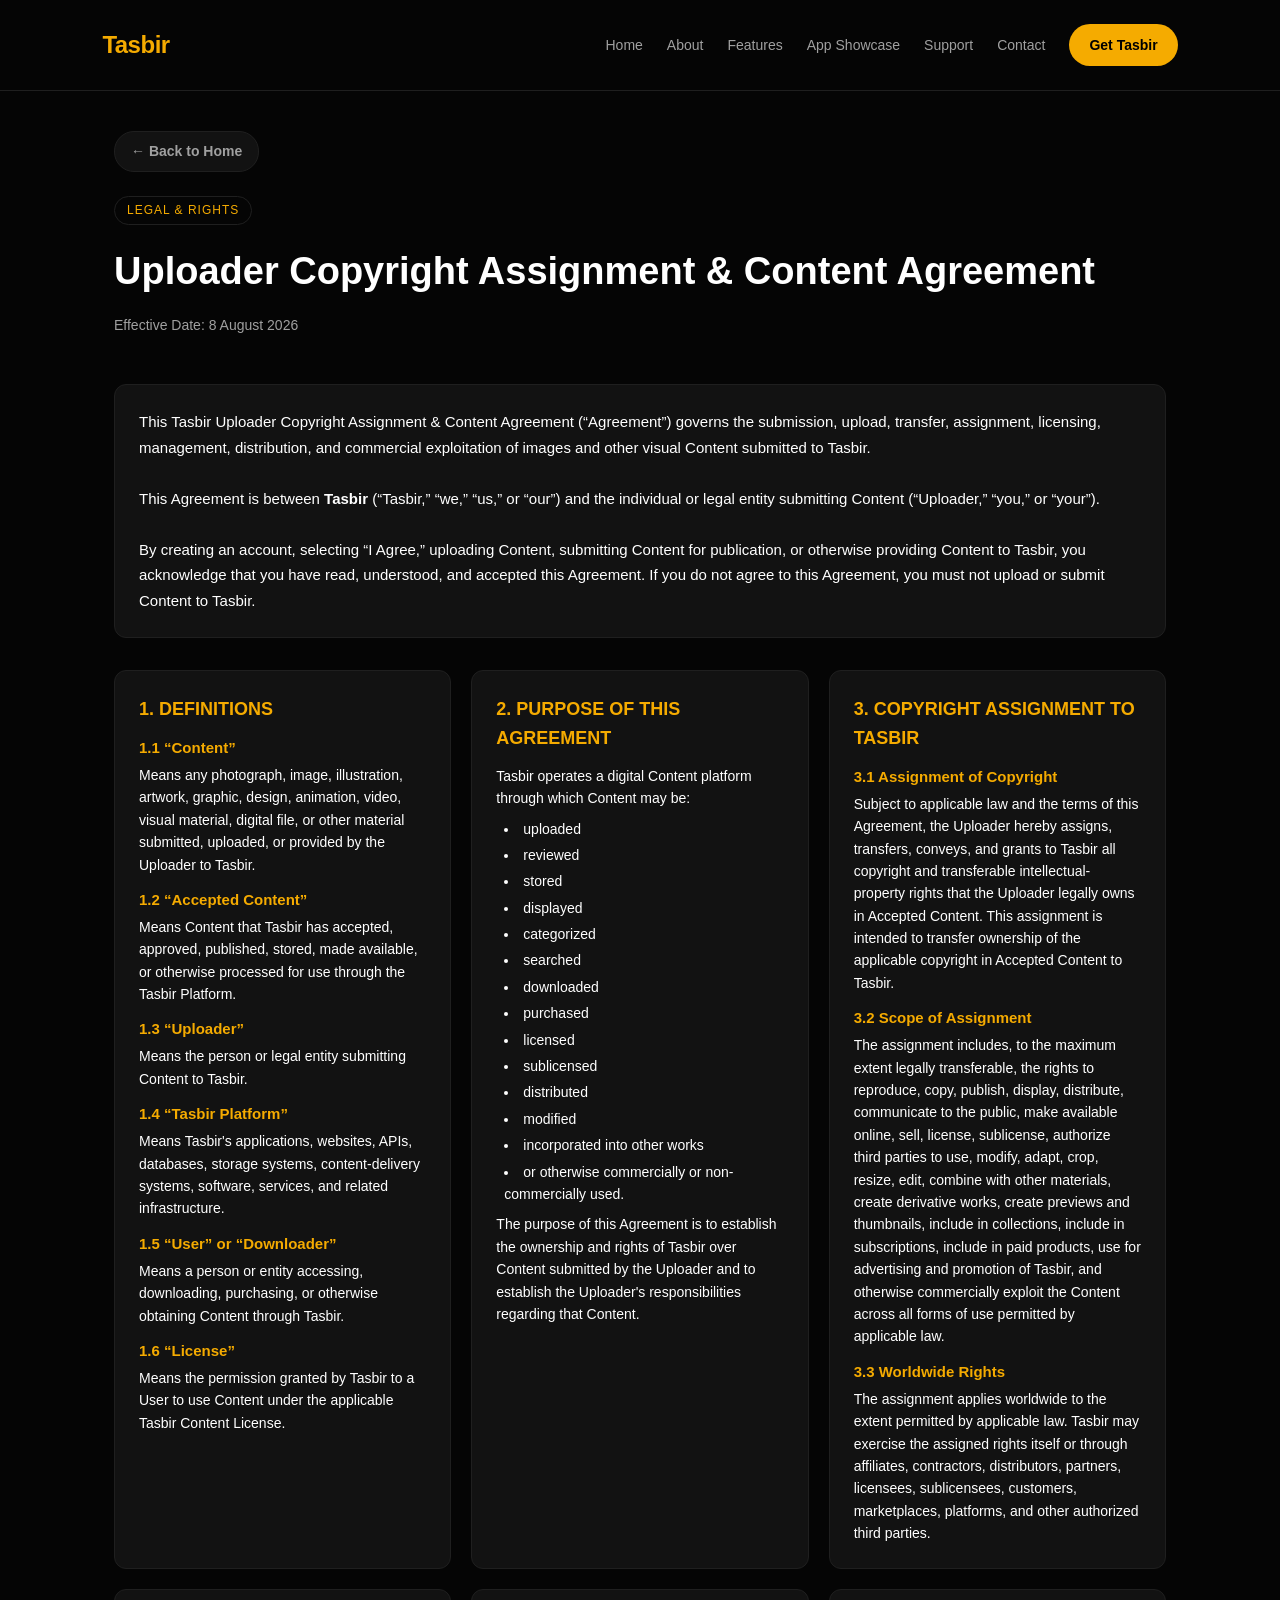
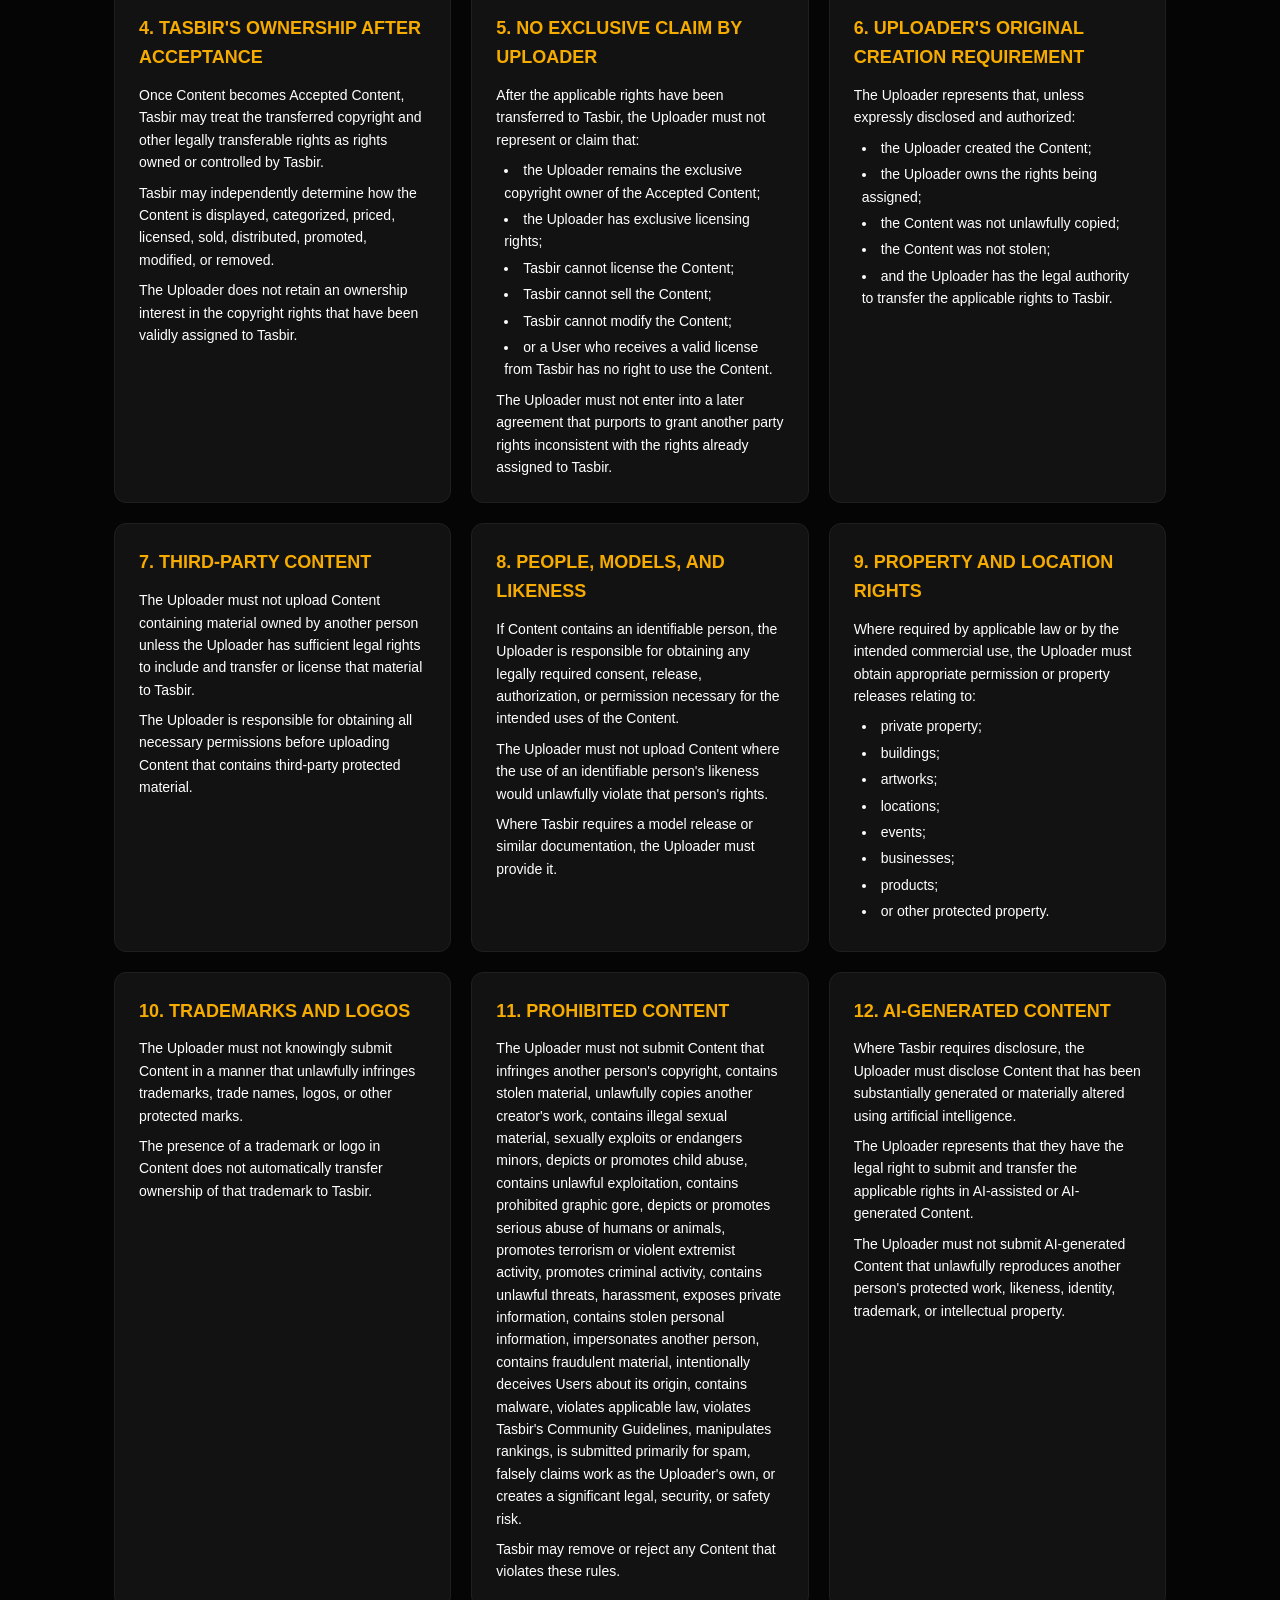
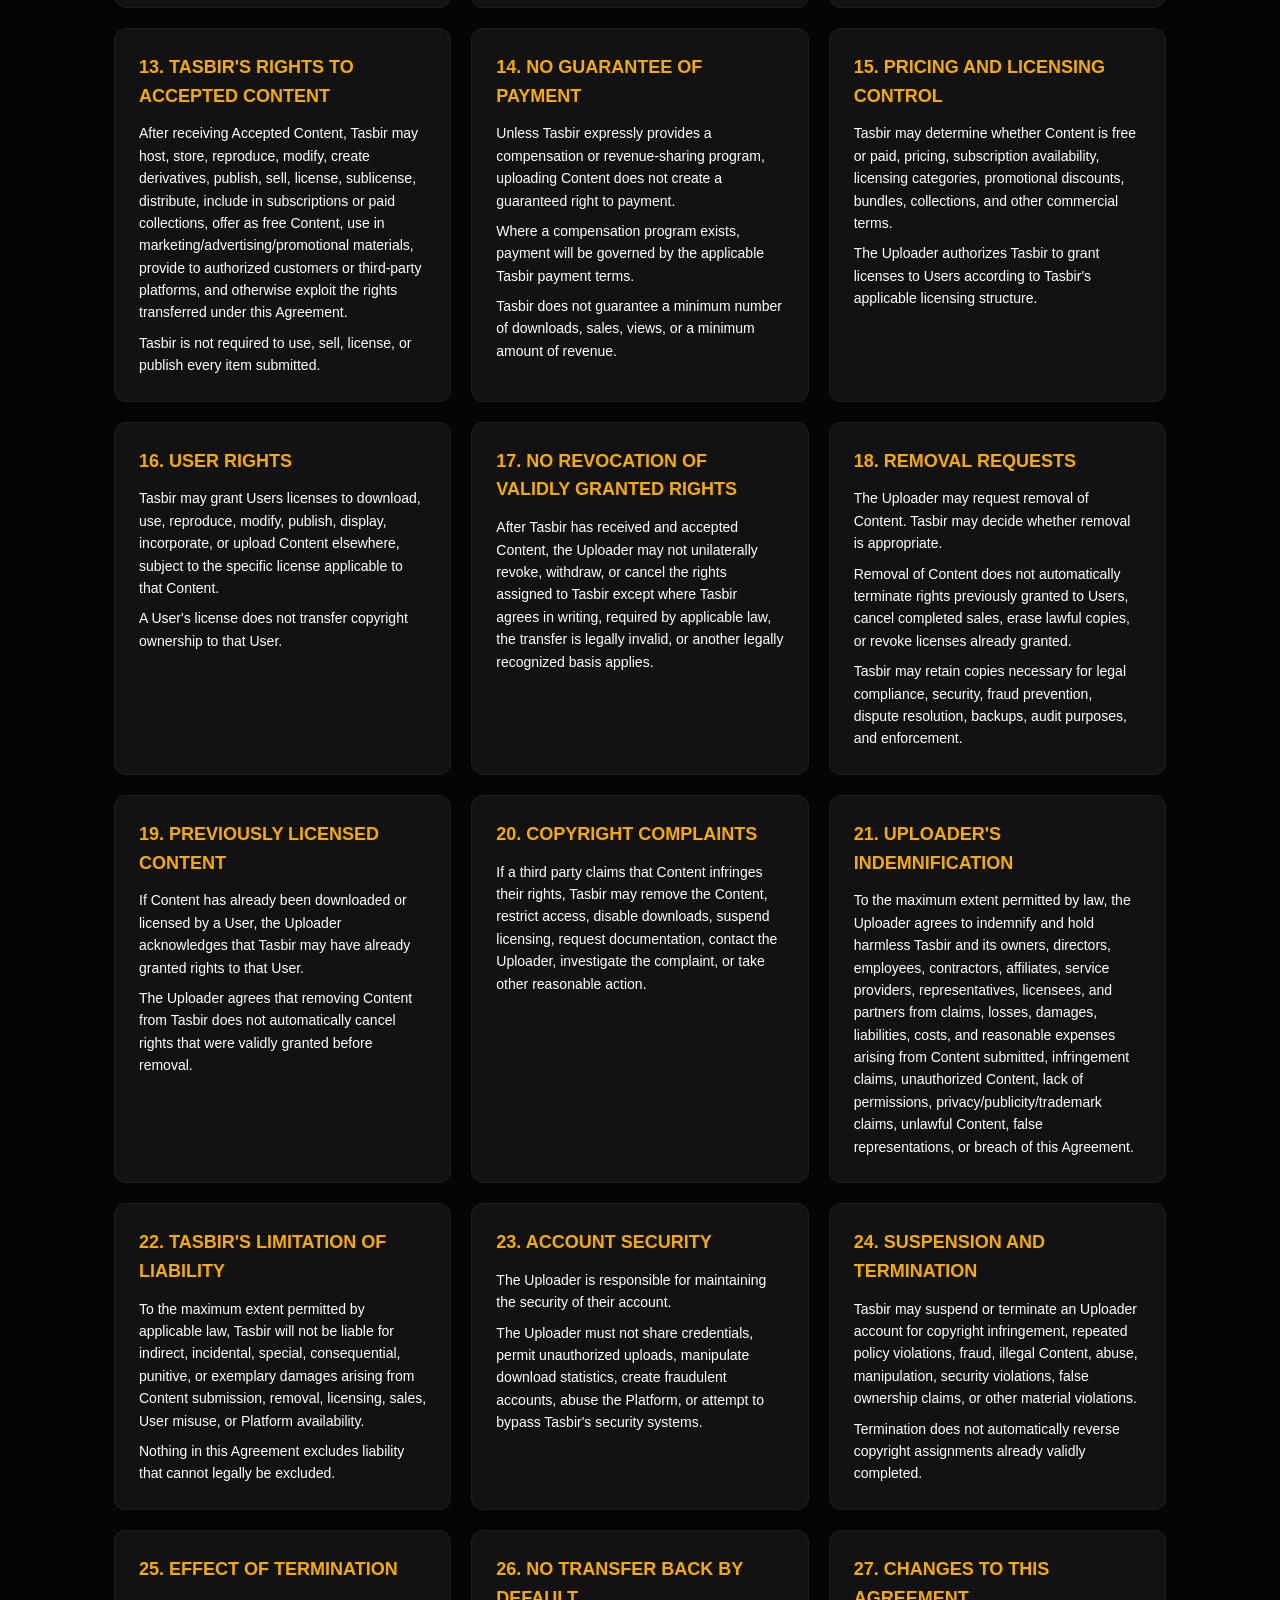
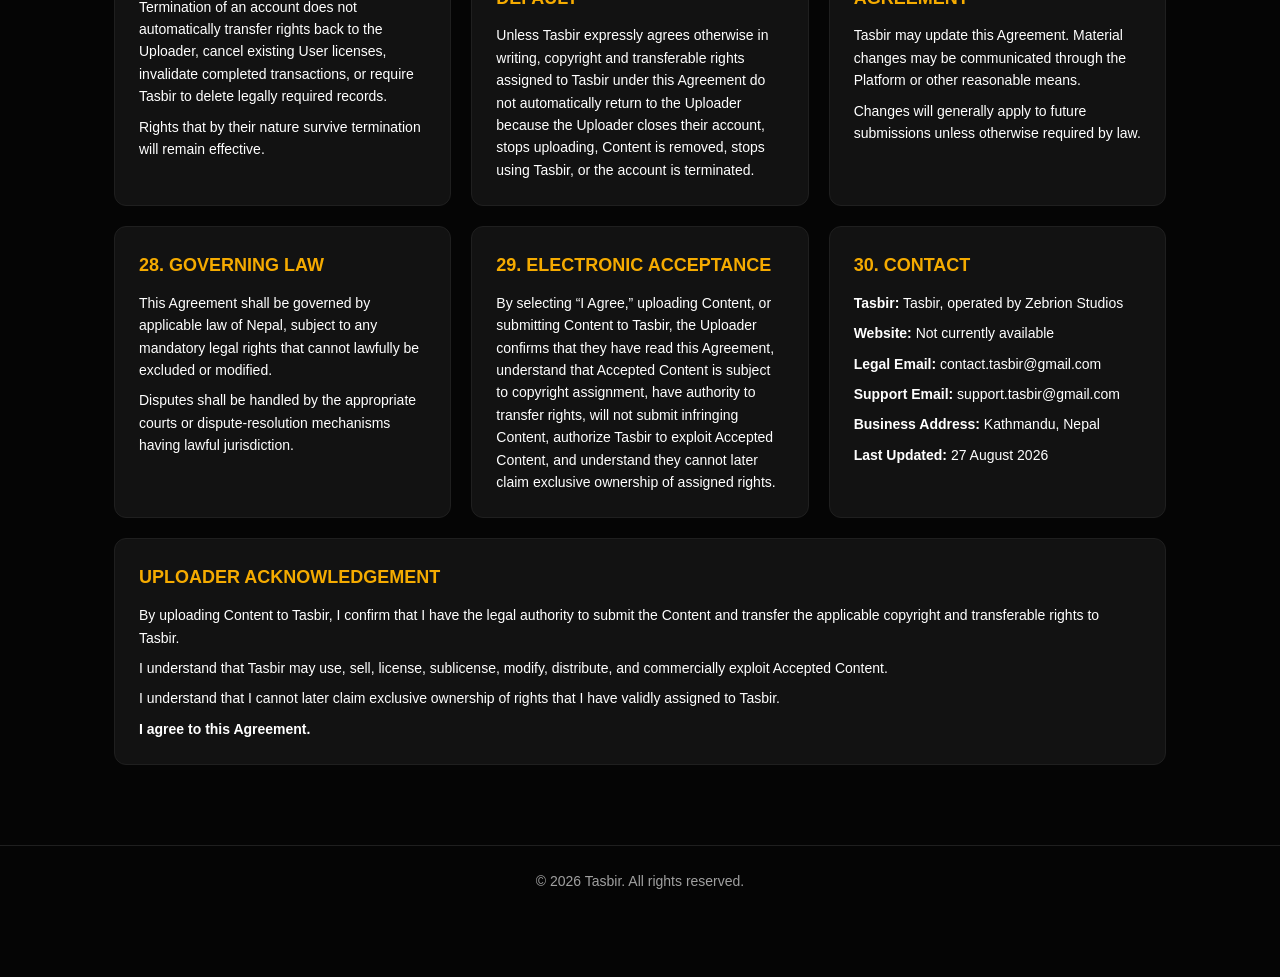
<file: agreement.html>
<!DOCTYPE html>
<html lang="en">
<head>
    <meta charset="UTF-8">
    <meta name="viewport" content="width=device-width, initial-scale=1.0">
    <title>Uploader Copyright Assignment & Content Agreement - Tasbir</title>
    <style>
        :root {
            --bg-color: #050505;
            --card-bg: #121212;
            --card-border: #1f1f1f;
            --accent-yellow: #f5ab00;
            --text-white: #ffffff;
            --text-muted: #a0a0a0;
        }

        * {
            box-sizing: border-box;
            margin: 0;
            padding: 0;
        }

        body {
            background-color: var(--bg-color);
            color: var(--text-white);
            font-family: -apple-system, BlinkMacSystemFont, "Segoe UI", Roboto, Helvetica, Arial, sans-serif;
            line-height: 1.6;
            padding-bottom: 60px;
        }

        /* Header Navigation */
        header {
            display: flex;
            justify-content: space-between;
            align-items: center;
            padding: 24px 8%;
            border-bottom: 1px solid var(--card-border);
            background-color: var(--bg-color);
            position: sticky;
            top: 0;
            z-index: 100;
        }

        .logo {
            font-size: 24px;
            font-weight: 800;
            color: var(--accent-yellow);
            text-decoration: none;
            letter-spacing: -0.5px;
        }

        nav {
            display: flex;
            gap: 24px;
            align-items: center;
        }

        nav a {
            color: var(--text-muted);
            text-decoration: none;
            font-size: 14px;
            transition: color 0.2s;
        }

        nav a:hover {
            color: var(--text-white);
        }

        .btn-yellow {
            background-color: var(--accent-yellow);
            color: #000;
            padding: 10px 20px;
            border-radius: 50px;
            font-weight: 700;
            font-size: 14px;
            text-decoration: none;
            transition: opacity 0.2s;
        }

        .btn-yellow:hover {
            opacity: 0.9;
        }

        /* Container */
        .container {
            max-width: 1100px;
            margin: 0 auto;
            padding: 40px 24px 0 24px;
        }

        /* Back Button */
        .btn-back {
            display: inline-flex;
            align-items: center;
            gap: 8px;
            color: var(--text-muted);
            text-decoration: none;
            font-size: 14px;
            font-weight: 600;
            margin-bottom: 24px;
            padding: 8px 16px;
            border-radius: 20px;
            background-color: var(--card-bg);
            border: 1px solid var(--card-border);
            transition: all 0.2s ease;
        }

        .btn-back:hover {
            color: var(--accent-yellow);
            border-color: var(--accent-yellow);
        }

        /* Page Title Header */
        .hero {
            margin-bottom: 48px;
        }

        .badge {
            display: inline-block;
            border: 1px solid var(--card-border);
            padding: 4px 12px;
            border-radius: 20px;
            font-size: 12px;
            color: var(--accent-yellow);
            text-transform: uppercase;
            letter-spacing: 1px;
            margin-bottom: 16px;
        }

        .hero h1 {
            font-size: 38px;
            font-weight: 800;
            margin-bottom: 12px;
        }

        .hero p {
            color: var(--text-muted);
            font-size: 14px;
        }

        .intro-box {
            background-color: var(--card-bg);
            border: 1px solid var(--card-border);
            border-radius: 12px;
            padding: 24px;
            margin-bottom: 32px;
            color: var(--text-white);
            font-size: 15px;
            line-height: 1.7;
        }

        /* Grid Layout for Policy Items */
        .terms-grid {
            display: grid;
            grid-template-columns: repeat(auto-fill, minmax(320px, 1fr));
            gap: 20px;
        }

        .terms-card {
            background-color: var(--card-bg);
            border: 1px solid var(--card-border);
            border-radius: 12px;
            padding: 24px;
            transition: transform 0.2s, border-color 0.2s;
        }

        .terms-card:hover {
            border-color: rgba(245, 171, 0, 0.4);
        }

        .terms-card h2 {
            color: var(--accent-yellow);
            font-size: 18px;
            font-weight: 700;
            margin-bottom: 12px;
        }

        .terms-card h3 {
            color: var(--accent-yellow);
            font-size: 15px;
            font-weight: 600;
            margin-top: 12px;
            margin-bottom: 4px;
        }

        .terms-card p {
            color: var(--text-white);
            font-size: 14px;
            line-height: 1.6;
            margin-bottom: 8px;
        }

        .terms-card ul {
            list-style-position: inside;
            color: var(--text-white);
            font-size: 14px;
            margin-bottom: 8px;
            padding-left: 8px;
        }

        .terms-card li {
            margin-bottom: 4px;
        }

        .terms-card p:last-child, .terms-card ul:last-child {
            margin-bottom: 0;
        }

        /* Footer */
        footer {
            margin-top: 80px;
            text-align: center;
            color: var(--text-muted);
            font-size: 14px;
            padding: 24px;
            border-top: 1px solid var(--card-border);
        }

        @media (max-width: 768px) {
            nav {
                display: none;
            }
            
            .hero h1 {
                font-size: 28px;
            }

            .terms-grid {
                grid-template-columns: 1fr;
            }
        }
    </style>
</head>
<body>

    <header>
        <a href="index.html" class="logo">Tasbir</a>
        <nav>
            <a href="index.html">Home</a>
            <a href="#">About</a>
            <a href="#">Features</a>
            <a href="#">App Showcase</a>
            <a href="#">Support</a>
            <a href="#">Contact</a>
            <a href="#" class="btn-yellow">Get Tasbir</a>
        </nav>
    </header>

    <main class="container">
        <!-- Back Button -->
        <a href="index.html" class="btn-back">
            &#8592; Back to Home
        </a>

        <section class="hero">
            <span class="badge">Legal & Rights</span>
            <h1>Uploader Copyright Assignment & Content Agreement</h1>
            <p>Effective Date: 8 August 2026</p>
        </section>

        <div class="intro-box">
            <p>This Tasbir Uploader Copyright Assignment & Content Agreement (“Agreement”) governs the submission, upload, transfer, assignment, licensing, management, distribution, and commercial exploitation of images and other visual Content submitted to Tasbir.</p>
            <br>
            <p>This Agreement is between <strong>Tasbir</strong> (“Tasbir,” “we,” “us,” or “our”) and the individual or legal entity submitting Content (“Uploader,” “you,” or “your”).</p>
            <br>
            <p>By creating an account, selecting “I Agree,” uploading Content, submitting Content for publication, or otherwise providing Content to Tasbir, you acknowledge that you have read, understood, and accepted this Agreement. If you do not agree to this Agreement, you must not upload or submit Content to Tasbir.</p>
        </div>

        <section class="terms-grid">
            <article class="terms-card">
                <h2>1. DEFINITIONS</h2>
                <h3>1.1 “Content”</h3>
                <p>Means any photograph, image, illustration, artwork, graphic, design, animation, video, visual material, digital file, or other material submitted, uploaded, or provided by the Uploader to Tasbir.</p>
                <h3>1.2 “Accepted Content”</h3>
                <p>Means Content that Tasbir has accepted, approved, published, stored, made available, or otherwise processed for use through the Tasbir Platform.</p>
                <h3>1.3 “Uploader”</h3>
                <p>Means the person or legal entity submitting Content to Tasbir.</p>
                <h3>1.4 “Tasbir Platform”</h3>
                <p>Means Tasbir's applications, websites, APIs, databases, storage systems, content-delivery systems, software, services, and related infrastructure.</p>
                <h3>1.5 “User” or “Downloader”</h3>
                <p>Means a person or entity accessing, downloading, purchasing, or otherwise obtaining Content through Tasbir.</p>
                <h3>1.6 “License”</h3>
                <p>Means the permission granted by Tasbir to a User to use Content under the applicable Tasbir Content License.</p>
            </article>

            <article class="terms-card">
                <h2>2. PURPOSE OF THIS AGREEMENT</h2>
                <p>Tasbir operates a digital Content platform through which Content may be:</p>
                <ul>
                    <li>uploaded</li>
                    <li>reviewed</li>
                    <li>stored</li>
                    <li>displayed</li>
                    <li>categorized</li>
                    <li>searched</li>
                    <li>downloaded</li>
                    <li>purchased</li>
                    <li>licensed</li>
                    <li>sublicensed</li>
                    <li>distributed</li>
                    <li>modified</li>
                    <li>incorporated into other works</li>
                    <li>or otherwise commercially or non-commercially used.</li>
                </ul>
                <p>The purpose of this Agreement is to establish the ownership and rights of Tasbir over Content submitted by the Uploader and to establish the Uploader's responsibilities regarding that Content.</p>
            </article>

            <article class="terms-card">
                <h2>3. COPYRIGHT ASSIGNMENT TO TASBIR</h2>
                <h3>3.1 Assignment of Copyright</h3>
                <p>Subject to applicable law and the terms of this Agreement, the Uploader hereby assigns, transfers, conveys, and grants to Tasbir all copyright and transferable intellectual-property rights that the Uploader legally owns in Accepted Content. This assignment is intended to transfer ownership of the applicable copyright in Accepted Content to Tasbir.</p>
                <h3>3.2 Scope of Assignment</h3>
                <p>The assignment includes, to the maximum extent legally transferable, the rights to reproduce, copy, publish, display, distribute, communicate to the public, make available online, sell, license, sublicense, authorize third parties to use, modify, adapt, crop, resize, edit, combine with other materials, create derivative works, create previews and thumbnails, include in collections, include in subscriptions, include in paid products, use for advertising and promotion of Tasbir, and otherwise commercially exploit the Content across all forms of use permitted by applicable law.</p>
                <h3>3.3 Worldwide Rights</h3>
                <p>The assignment applies worldwide to the extent permitted by applicable law. Tasbir may exercise the assigned rights itself or through affiliates, contractors, distributors, partners, licensees, sublicensees, customers, marketplaces, platforms, and other authorized third parties.</p>
            </article>

            <article class="terms-card">
                <h2>4. TASBIR'S OWNERSHIP AFTER ACCEPTANCE</h2>
                <p>Once Content becomes Accepted Content, Tasbir may treat the transferred copyright and other legally transferable rights as rights owned or controlled by Tasbir.</p>
                <p>Tasbir may independently determine how the Content is displayed, categorized, priced, licensed, sold, distributed, promoted, modified, or removed.</p>
                <p>The Uploader does not retain an ownership interest in the copyright rights that have been validly assigned to Tasbir.</p>
            </article>

            <article class="terms-card">
                <h2>5. NO EXCLUSIVE CLAIM BY UPLOADER</h2>
                <p>After the applicable rights have been transferred to Tasbir, the Uploader must not represent or claim that:</p>
                <ul>
                    <li>the Uploader remains the exclusive copyright owner of the Accepted Content;</li>
                    <li>the Uploader has exclusive licensing rights;</li>
                    <li>Tasbir cannot license the Content;</li>
                    <li>Tasbir cannot sell the Content;</li>
                    <li>Tasbir cannot modify the Content;</li>
                    <li>or a User who receives a valid license from Tasbir has no right to use the Content.</li>
                </ul>
                <p>The Uploader must not enter into a later agreement that purports to grant another party rights inconsistent with the rights already assigned to Tasbir.</p>
            </article>

            <article class="terms-card">
                <h2>6. UPLOADER'S ORIGINAL CREATION REQUIREMENT</h2>
                <p>The Uploader represents that, unless expressly disclosed and authorized:</p>
                <ul>
                    <li>the Uploader created the Content;</li>
                    <li>the Uploader owns the rights being assigned;</li>
                    <li>the Content was not unlawfully copied;</li>
                    <li>the Content was not stolen;</li>
                    <li>and the Uploader has the legal authority to transfer the applicable rights to Tasbir.</li>
                </ul>
            </article>

            <article class="terms-card">
                <h2>7. THIRD-PARTY CONTENT</h2>
                <p>The Uploader must not upload Content containing material owned by another person unless the Uploader has sufficient legal rights to include and transfer or license that material to Tasbir.</p>
                <p>The Uploader is responsible for obtaining all necessary permissions before uploading Content that contains third-party protected material.</p>
            </article>

            <article class="terms-card">
                <h2>8. PEOPLE, MODELS, AND LIKENESS</h2>
                <p>If Content contains an identifiable person, the Uploader is responsible for obtaining any legally required consent, release, authorization, or permission necessary for the intended uses of the Content.</p>
                <p>The Uploader must not upload Content where the use of an identifiable person's likeness would unlawfully violate that person's rights.</p>
                <p>Where Tasbir requires a model release or similar documentation, the Uploader must provide it.</p>
            </article>

            <article class="terms-card">
                <h2>9. PROPERTY AND LOCATION RIGHTS</h2>
                <p>Where required by applicable law or by the intended commercial use, the Uploader must obtain appropriate permission or property releases relating to:</p>
                <ul>
                    <li>private property;</li>
                    <li>buildings;</li>
                    <li>artworks;</li>
                    <li>locations;</li>
                    <li>events;</li>
                    <li>businesses;</li>
                    <li>products;</li>
                    <li>or other protected property.</li>
                </ul>
            </article>

            <article class="terms-card">
                <h2>10. TRADEMARKS AND LOGOS</h2>
                <p>The Uploader must not knowingly submit Content in a manner that unlawfully infringes trademarks, trade names, logos, or other protected marks.</p>
                <p>The presence of a trademark or logo in Content does not automatically transfer ownership of that trademark to Tasbir.</p>
            </article>

            <article class="terms-card">
                <h2>11. PROHIBITED CONTENT</h2>
                <p>The Uploader must not submit Content that infringes another person's copyright, contains stolen material, unlawfully copies another creator's work, contains illegal sexual material, sexually exploits or endangers minors, depicts or promotes child abuse, contains unlawful exploitation, contains prohibited graphic gore, depicts or promotes serious abuse of humans or animals, promotes terrorism or violent extremist activity, promotes criminal activity, contains unlawful threats, harassment, exposes private information, contains stolen personal information, impersonates another person, contains fraudulent material, intentionally deceives Users about its origin, contains malware, violates applicable law, violates Tasbir's Community Guidelines, manipulates rankings, is submitted primarily for spam, falsely claims work as the Uploader's own, or creates a significant legal, security, or safety risk.</p>
                <p>Tasbir may remove or reject any Content that violates these rules.</p>
            </article>

            <article class="terms-card">
                <h2>12. AI-GENERATED CONTENT</h2>
                <p>Where Tasbir requires disclosure, the Uploader must disclose Content that has been substantially generated or materially altered using artificial intelligence.</p>
                <p>The Uploader represents that they have the legal right to submit and transfer the applicable rights in AI-assisted or AI-generated Content.</p>
                <p>The Uploader must not submit AI-generated Content that unlawfully reproduces another person's protected work, likeness, identity, trademark, or intellectual property.</p>
            </article>

            <article class="terms-card">
                <h2>13. TASBIR'S RIGHTS TO ACCEPTED CONTENT</h2>
                <p>After receiving Accepted Content, Tasbir may host, store, reproduce, modify, create derivatives, publish, sell, license, sublicense, distribute, include in subscriptions or paid collections, offer as free Content, use in marketing/advertising/promotional materials, provide to authorized customers or third-party platforms, and otherwise exploit the rights transferred under this Agreement.</p>
                <p>Tasbir is not required to use, sell, license, or publish every item submitted.</p>
            </article>

            <article class="terms-card">
                <h2>14. NO GUARANTEE OF PAYMENT</h2>
                <p>Unless Tasbir expressly provides a compensation or revenue-sharing program, uploading Content does not create a guaranteed right to payment.</p>
                <p>Where a compensation program exists, payment will be governed by the applicable Tasbir payment terms.</p>
                <p>Tasbir does not guarantee a minimum number of downloads, sales, views, or a minimum amount of revenue.</p>
            </article>

            <article class="terms-card">
                <h2>15. PRICING AND LICENSING CONTROL</h2>
                <p>Tasbir may determine whether Content is free or paid, pricing, subscription availability, licensing categories, promotional discounts, bundles, collections, and other commercial terms.</p>
                <p>The Uploader authorizes Tasbir to grant licenses to Users according to Tasbir's applicable licensing structure.</p>
            </article>

            <article class="terms-card">
                <h2>16. USER RIGHTS</h2>
                <p>Tasbir may grant Users licenses to download, use, reproduce, modify, publish, display, incorporate, or upload Content elsewhere, subject to the specific license applicable to that Content.</p>
                <p>A User's license does not transfer copyright ownership to that User.</p>
            </article>

            <article class="terms-card">
                <h2>17. NO REVOCATION OF VALIDLY GRANTED RIGHTS</h2>
                <p>After Tasbir has received and accepted Content, the Uploader may not unilaterally revoke, withdraw, or cancel the rights assigned to Tasbir except where Tasbir agrees in writing, required by applicable law, the transfer is legally invalid, or another legally recognized basis applies.</p>
            </article>

            <article class="terms-card">
                <h2>18. REMOVAL REQUESTS</h2>
                <p>The Uploader may request removal of Content. Tasbir may decide whether removal is appropriate.</p>
                <p>Removal of Content does not automatically terminate rights previously granted to Users, cancel completed sales, erase lawful copies, or revoke licenses already granted.</p>
                <p>Tasbir may retain copies necessary for legal compliance, security, fraud prevention, dispute resolution, backups, audit purposes, and enforcement.</p>
            </article>

            <article class="terms-card">
                <h2>19. PREVIOUSLY LICENSED CONTENT</h2>
                <p>If Content has already been downloaded or licensed by a User, the Uploader acknowledges that Tasbir may have already granted rights to that User.</p>
                <p>The Uploader agrees that removing Content from Tasbir does not automatically cancel rights that were validly granted before removal.</p>
            </article>

            <article class="terms-card">
                <h2>20. COPYRIGHT COMPLAINTS</h2>
                <p>If a third party claims that Content infringes their rights, Tasbir may remove the Content, restrict access, disable downloads, suspend licensing, request documentation, contact the Uploader, investigate the complaint, or take other reasonable action.</p>
            </article>

            <article class="terms-card">
                <h2>21. UPLOADER'S INDEMNIFICATION</h2>
                <p>To the maximum extent permitted by law, the Uploader agrees to indemnify and hold harmless Tasbir and its owners, directors, employees, contractors, affiliates, service providers, representatives, licensees, and partners from claims, losses, damages, liabilities, costs, and reasonable expenses arising from Content submitted, infringement claims, unauthorized Content, lack of permissions, privacy/publicity/trademark claims, unlawful Content, false representations, or breach of this Agreement.</p>
            </article>

            <article class="terms-card">
                <h2>22. TASBIR'S LIMITATION OF LIABILITY</h2>
                <p>To the maximum extent permitted by applicable law, Tasbir will not be liable for indirect, incidental, special, consequential, punitive, or exemplary damages arising from Content submission, removal, licensing, sales, User misuse, or Platform availability.</p>
                <p>Nothing in this Agreement excludes liability that cannot legally be excluded.</p>
            </article>

            <article class="terms-card">
                <h2>23. ACCOUNT SECURITY</h2>
                <p>The Uploader is responsible for maintaining the security of their account.</p>
                <p>The Uploader must not share credentials, permit unauthorized uploads, manipulate download statistics, create fraudulent accounts, abuse the Platform, or attempt to bypass Tasbir's security systems.</p>
            </article>

            <article class="terms-card">
                <h2>24. SUSPENSION AND TERMINATION</h2>
                <p>Tasbir may suspend or terminate an Uploader account for copyright infringement, repeated policy violations, fraud, illegal Content, abuse, manipulation, security violations, false ownership claims, or other material violations.</p>
                <p>Termination does not automatically reverse copyright assignments already validly completed.</p>
            </article>

            <article class="terms-card">
                <h2>25. EFFECT OF TERMINATION</h2>
                <p>Termination of an account does not automatically transfer rights back to the Uploader, cancel existing User licenses, invalidate completed transactions, or require Tasbir to delete legally required records.</p>
                <p>Rights that by their nature survive termination will remain effective.</p>
            </article>

            <article class="terms-card">
                <h2>26. NO TRANSFER BACK BY DEFAULT</h2>
                <p>Unless Tasbir expressly agrees otherwise in writing, copyright and transferable rights assigned to Tasbir under this Agreement do not automatically return to the Uploader because the Uploader closes their account, stops uploading, Content is removed, stops using Tasbir, or the account is terminated.</p>
            </article>

            <article class="terms-card">
                <h2>27. CHANGES TO THIS AGREEMENT</h2>
                <p>Tasbir may update this Agreement. Material changes may be communicated through the Platform or other reasonable means.</p>
                <p>Changes will generally apply to future submissions unless otherwise required by law.</p>
            </article>

            <article class="terms-card">
                <h2>28. GOVERNING LAW</h2>
                <p>This Agreement shall be governed by applicable law of Nepal, subject to any mandatory legal rights that cannot lawfully be excluded or modified.</p>
                <p>Disputes shall be handled by the appropriate courts or dispute-resolution mechanisms having lawful jurisdiction.</p>
            </article>

            <article class="terms-card">
                <h2>29. ELECTRONIC ACCEPTANCE</h2>
                <p>By selecting “I Agree,” uploading Content, or submitting Content to Tasbir, the Uploader confirms that they have read this Agreement, understand that Accepted Content is subject to copyright assignment, have authority to transfer rights, will not submit infringing Content, authorize Tasbir to exploit Accepted Content, and understand they cannot later claim exclusive ownership of assigned rights.</p>
            </article>

            <article class="terms-card">
                <h2>30. CONTACT</h2>
                <p><strong>Tasbir:</strong> Tasbir, operated by Zebrion Studios</p>
                <p><strong>Website:</strong> Not currently available</p>
                <p><strong>Legal Email:</strong> contact.tasbir@gmail.com</p>
                <p><strong>Support Email:</strong> support.tasbir@gmail.com</p>
                <p><strong>Business Address:</strong> Kathmandu, Nepal</p>
                <p><strong>Last Updated:</strong> 27 August 2026</p>
            </article>

            <article class="terms-card" style="grid-column: 1 / -1;">
                <h2>UPLOADER ACKNOWLEDGEMENT</h2>
                <p>By uploading Content to Tasbir, I confirm that I have the legal authority to submit the Content and transfer the applicable copyright and transferable rights to Tasbir.</p>
                <p>I understand that Tasbir may use, sell, license, sublicense, modify, distribute, and commercially exploit Accepted Content.</p>
                <p>I understand that I cannot later claim exclusive ownership of rights that I have validly assigned to Tasbir.</p>
                <p><strong>I agree to this Agreement.</strong></p>
            </article>
        </section>
    </main>

    <footer>
        <p>&copy; 2026 Tasbir. All rights reserved.</p>
    </footer>

</body>
</html>
</file>
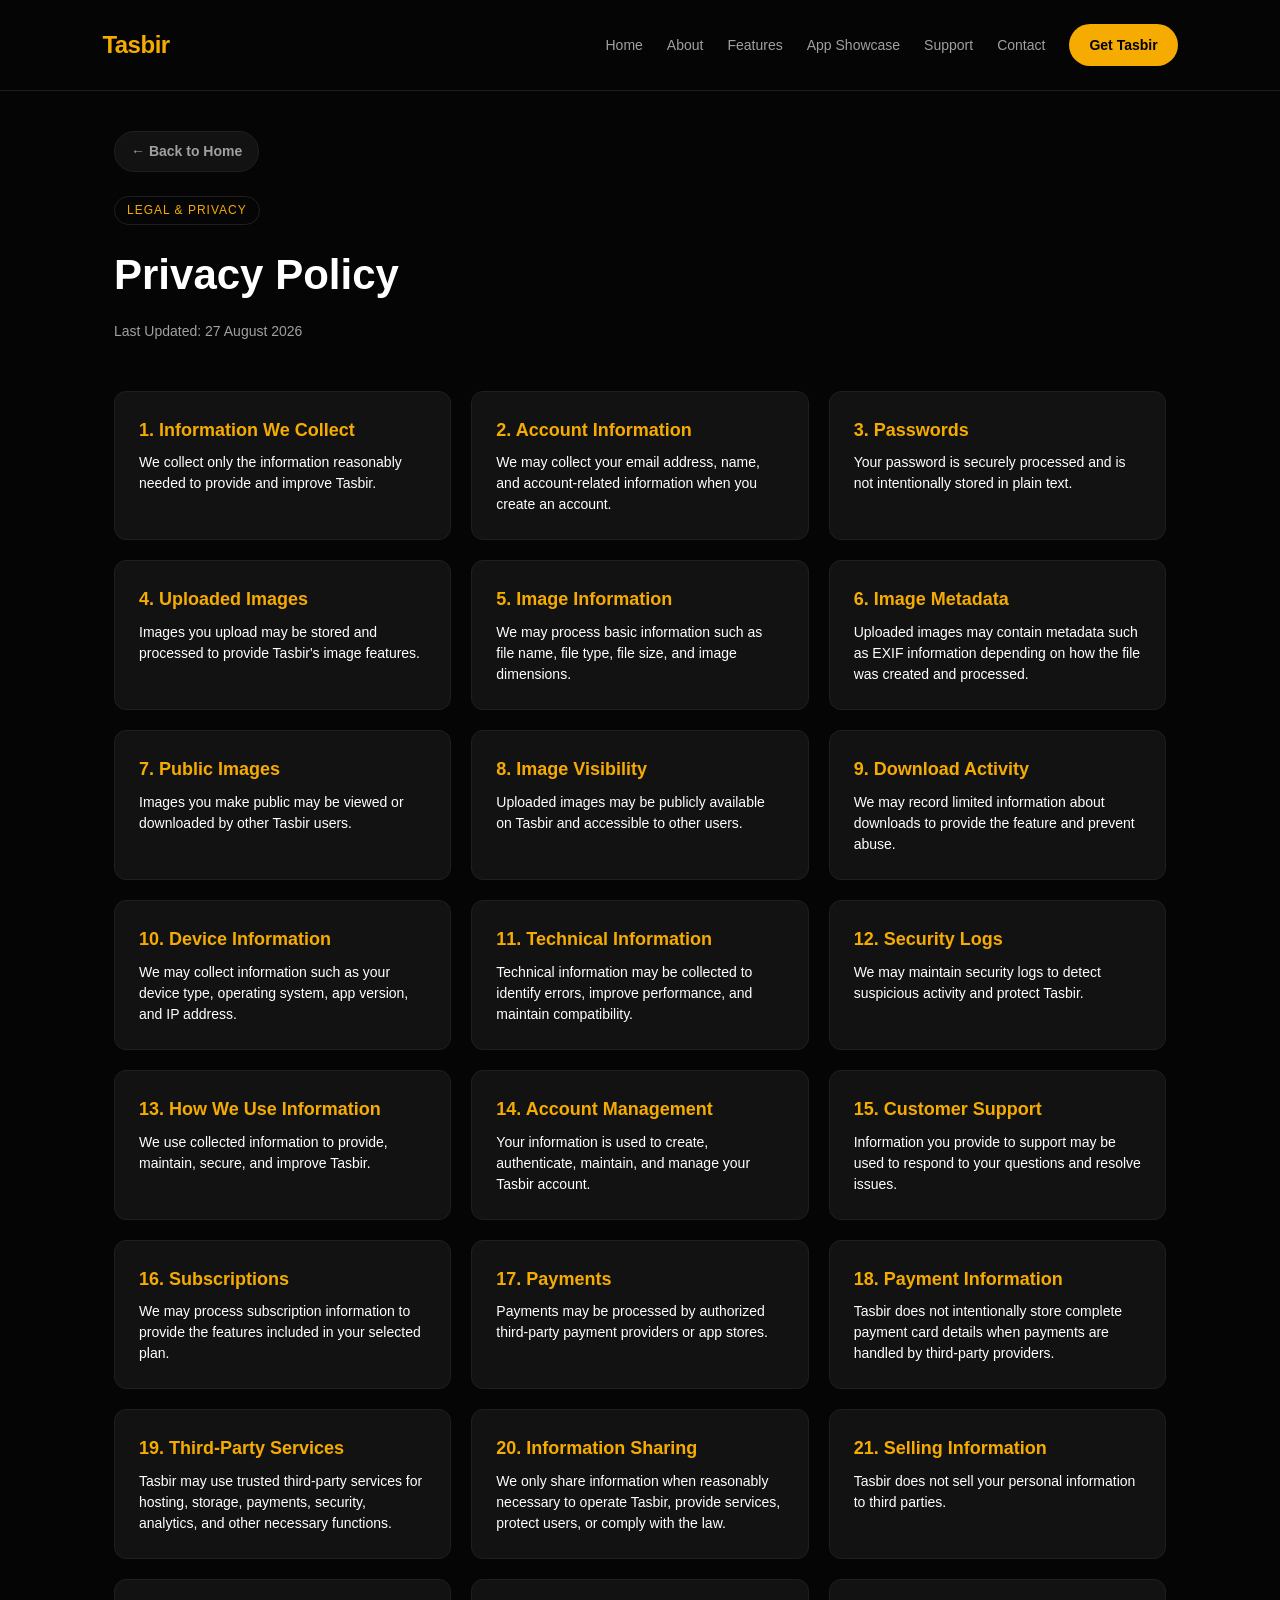
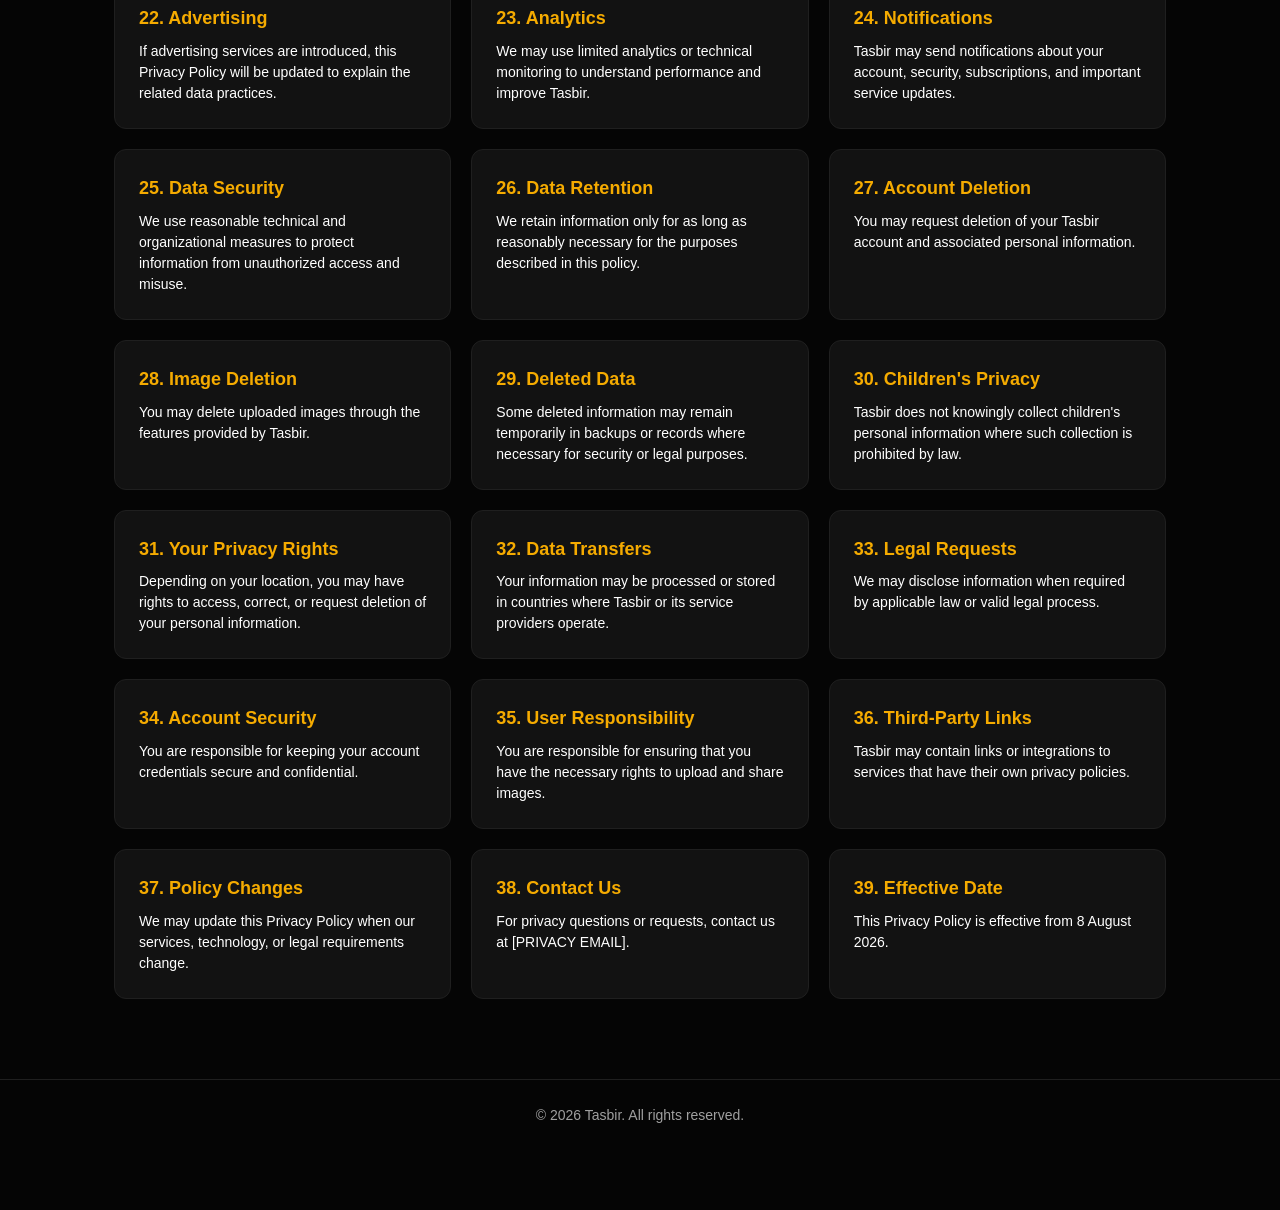
<file: privacy.html>
<!DOCTYPE html>
<html lang="en">
<head>
    <meta charset="UTF-8">
    <meta name="viewport" content="width=device-width, initial-scale=1.0">
    <title>Privacy Policy - Tasbir</title>
    <style>
        :root {
            --bg-color: #050505;
            --card-bg: #121212;
            --card-border: #1f1f1f;
            --accent-yellow: #f5ab00;
            --text-white: #ffffff;
            --text-muted: #a0a0a0;
        }

        * {
            box-sizing: border-box;
            margin: 0;
            padding: 0;
        }

        body {
            background-color: var(--bg-color);
            color: var(--text-white);
            font-family: -apple-system, BlinkMacSystemFont, "Segoe UI", Roboto, Helvetica, Arial, sans-serif;
            line-height: 1.6;
            padding-bottom: 60px;
        }

        /* Header Navigation */
        header {
            display: flex;
            justify-content: space-between;
            align-items: center;
            padding: 24px 8%;
            border-bottom: 1px solid var(--card-border);
            background-color: var(--bg-color);
            position: sticky;
            top: 0;
            z-index: 100;
        }

        .logo {
            font-size: 24px;
            font-weight: 800;
            color: var(--accent-yellow);
            text-decoration: none;
            letter-spacing: -0.5px;
        }

        nav {
            display: flex;
            gap: 24px;
            align-items: center;
        }

        nav a {
            color: var(--text-muted);
            text-decoration: none;
            font-size: 14px;
            transition: color 0.2s;
        }

        nav a:hover {
            color: var(--text-white);
        }

        .btn-yellow {
            background-color: var(--accent-yellow);
            color: #000;
            padding: 10px 20px;
            border-radius: 50px;
            font-weight: 700;
            font-size: 14px;
            text-decoration: none;
            transition: opacity 0.2s;
        }

        .btn-yellow:hover {
            opacity: 0.9;
        }

        /* Container */
        .container {
            max-width: 1100px;
            margin: 0 auto;
            padding: 40px 24px 0 24px;
        }

        /* Back Button */
        .btn-back {
            display: inline-flex;
            align-items: center;
            gap: 8px;
            color: var(--text-muted);
            text-decoration: none;
            font-size: 14px;
            font-weight: 600;
            margin-bottom: 24px;
            padding: 8px 16px;
            border-radius: 20px;
            background-color: var(--card-bg);
            border: 1px solid var(--card-border);
            transition: all 0.2s ease;
        }

        .btn-back:hover {
            color: var(--accent-yellow);
            border-color: var(--accent-yellow);
        }

        /* Page Title Header */
        .hero {
            margin-bottom: 48px;
        }

        .badge {
            display: inline-block;
            border: 1px solid var(--card-border);
            padding: 4px 12px;
            border-radius: 20px;
            font-size: 12px;
            color: var(--accent-yellow);
            text-transform: uppercase;
            letter-spacing: 1px;
            margin-bottom: 16px;
        }

        .hero h1 {
            font-size: 42px;
            font-weight: 800;
            margin-bottom: 12px;
        }

        .hero p {
            color: var(--text-muted);
            font-size: 14px;
        }

        /* Grid Layout for Policy Items */
        .policy-grid {
            display: grid;
            grid-template-columns: repeat(auto-fill, minmax(320px, 1fr));
            gap: 20px;
        }

        .policy-card {
            background-color: var(--card-bg);
            border: 1px solid var(--card-border);
            border-radius: 12px;
            padding: 24px;
            transition: transform 0.2s, border-color 0.2s;
        }

        .policy-card:hover {
            border-color: rgba(245, 171, 0, 0.4);
        }

        .policy-card h2 {
            color: var(--accent-yellow);
            font-size: 18px;
            font-weight: 700;
            margin-bottom: 8px;
        }

        .policy-card p {
            color: var(--text-white);
            font-size: 14px;
            line-height: 1.5;
        }

        /* Footer */
        footer {
            margin-top: 80px;
            text-align: center;
            color: var(--text-muted);
            font-size: 14px;
            padding: 24px;
            border-top: 1px solid var(--card-border);
        }

        @media (max-width: 768px) {
            nav {
                display: none;
            }
            
            .hero h1 {
                font-size: 32px;
            }

            .policy-grid {
                grid-template-columns: 1fr;
            }
        }
    </style>
</head>
<body>

    <header>
        <a href="index.html" class="logo">Tasbir</a>
        <nav>
            <a href="index.html">Home</a>
            <a href="#">About</a>
            <a href="#">Features</a>
            <a href="#">App Showcase</a>
            <a href="#">Support</a>
            <a href="#">Contact</a>
            <a href="#" class="btn-yellow">Get Tasbir</a>
        </nav>
    </header>

    <main class="container">
        <!-- Back Button -->
        <a href="index.html" class="btn-back">
            &#8592; Back to Home
        </a>

        <section class="hero">
            <span class="badge">Legal & Privacy</span>
            <h1>Privacy Policy</h1>
            <p>Last Updated: 27 August 2026</p>
        </section>

        <section class="policy-grid">
            <article class="policy-card">
                <h2>1. Information We Collect</h2>
                <p>We collect only the information reasonably needed to provide and improve Tasbir.</p>
            </article>

            <article class="policy-card">
                <h2>2. Account Information</h2>
                <p>We may collect your email address, name, and account-related information when you create an account.</p>
            </article>

            <article class="policy-card">
                <h2>3. Passwords</h2>
                <p>Your password is securely processed and is not intentionally stored in plain text.</p>
            </article>

            <article class="policy-card">
                <h2>4. Uploaded Images</h2>
                <p>Images you upload may be stored and processed to provide Tasbir's image features.</p>
            </article>

            <article class="policy-card">
                <h2>5. Image Information</h2>
                <p>We may process basic information such as file name, file type, file size, and image dimensions.</p>
            </article>

            <article class="policy-card">
                <h2>6. Image Metadata</h2>
                <p>Uploaded images may contain metadata such as EXIF information depending on how the file was created and processed.</p>
            </article>

            <article class="policy-card">
                <h2>7. Public Images</h2>
                <p>Images you make public may be viewed or downloaded by other Tasbir users.</p>
            </article>

            <article class="policy-card">
                <h2>8. Image Visibility</h2>
                <p>Uploaded images may be publicly available on Tasbir and accessible to other users.</p>
            </article>

            <article class="policy-card">
                <h2>9. Download Activity</h2>
                <p>We may record limited information about downloads to provide the feature and prevent abuse.</p>
            </article>

            <article class="policy-card">
                <h2>10. Device Information</h2>
                <p>We may collect information such as your device type, operating system, app version, and IP address.</p>
            </article>

            <article class="policy-card">
                <h2>11. Technical Information</h2>
                <p>Technical information may be collected to identify errors, improve performance, and maintain compatibility.</p>
            </article>

            <article class="policy-card">
                <h2>12. Security Logs</h2>
                <p>We may maintain security logs to detect suspicious activity and protect Tasbir.</p>
            </article>

            <article class="policy-card">
                <h2>13. How We Use Information</h2>
                <p>We use collected information to provide, maintain, secure, and improve Tasbir.</p>
            </article>

            <article class="policy-card">
                <h2>14. Account Management</h2>
                <p>Your information is used to create, authenticate, maintain, and manage your Tasbir account.</p>
            </article>

            <article class="policy-card">
                <h2>15. Customer Support</h2>
                <p>Information you provide to support may be used to respond to your questions and resolve issues.</p>
            </article>

            <article class="policy-card">
                <h2>16. Subscriptions</h2>
                <p>We may process subscription information to provide the features included in your selected plan.</p>
            </article>

            <article class="policy-card">
                <h2>17. Payments</h2>
                <p>Payments may be processed by authorized third-party payment providers or app stores.</p>
            </article>

            <article class="policy-card">
                <h2>18. Payment Information</h2>
                <p>Tasbir does not intentionally store complete payment card details when payments are handled by third-party providers.</p>
            </article>

            <article class="policy-card">
                <h2>19. Third-Party Services</h2>
                <p>Tasbir may use trusted third-party services for hosting, storage, payments, security, analytics, and other necessary functions.</p>
            </article>

            <article class="policy-card">
                <h2>20. Information Sharing</h2>
                <p>We only share information when reasonably necessary to operate Tasbir, provide services, protect users, or comply with the law.</p>
            </article>

            <article class="policy-card">
                <h2>21. Selling Information</h2>
                <p>Tasbir does not sell your personal information to third parties.</p>
            </article>

            <article class="policy-card">
                <h2>22. Advertising</h2>
                <p>If advertising services are introduced, this Privacy Policy will be updated to explain the related data practices.</p>
            </article>

            <article class="policy-card">
                <h2>23. Analytics</h2>
                <p>We may use limited analytics or technical monitoring to understand performance and improve Tasbir.</p>
            </article>

            <article class="policy-card">
                <h2>24. Notifications</h2>
                <p>Tasbir may send notifications about your account, security, subscriptions, and important service updates.</p>
            </article>

            <article class="policy-card">
                <h2>25. Data Security</h2>
                <p>We use reasonable technical and organizational measures to protect information from unauthorized access and misuse.</p>
            </article>

            <article class="policy-card">
                <h2>26. Data Retention</h2>
                <p>We retain information only for as long as reasonably necessary for the purposes described in this policy.</p>
            </article>

            <article class="policy-card">
                <h2>27. Account Deletion</h2>
                <p>You may request deletion of your Tasbir account and associated personal information.</p>
            </article>

            <article class="policy-card">
                <h2>28. Image Deletion</h2>
                <p>You may delete uploaded images through the features provided by Tasbir.</p>
            </article>

            <article class="policy-card">
                <h2>29. Deleted Data</h2>
                <p>Some deleted information may remain temporarily in backups or records where necessary for security or legal purposes.</p>
            </article>

            <article class="policy-card">
                <h2>30. Children's Privacy</h2>
                <p>Tasbir does not knowingly collect children's personal information where such collection is prohibited by law.</p>
            </article>

            <article class="policy-card">
                <h2>31. Your Privacy Rights</h2>
                <p>Depending on your location, you may have rights to access, correct, or request deletion of your personal information.</p>
            </article>

            <article class="policy-card">
                <h2>32. Data Transfers</h2>
                <p>Your information may be processed or stored in countries where Tasbir or its service providers operate.</p>
            </article>

            <article class="policy-card">
                <h2>33. Legal Requests</h2>
                <p>We may disclose information when required by applicable law or valid legal process.</p>
            </article>

            <article class="policy-card">
                <h2>34. Account Security</h2>
                <p>You are responsible for keeping your account credentials secure and confidential.</p>
            </article>

            <article class="policy-card">
                <h2>35. User Responsibility</h2>
                <p>You are responsible for ensuring that you have the necessary rights to upload and share images.</p>
            </article>

            <article class="policy-card">
                <h2>36. Third-Party Links</h2>
                <p>Tasbir may contain links or integrations to services that have their own privacy policies.</p>
            </article>

            <article class="policy-card">
                <h2>37. Policy Changes</h2>
                <p>We may update this Privacy Policy when our services, technology, or legal requirements change.</p>
            </article>

            <article class="policy-card">
                <h2>38. Contact Us</h2>
                <p>For privacy questions or requests, contact us at [PRIVACY EMAIL].</p>
            </article>

            <article class="policy-card">
                <h2>39. Effective Date</h2>
                <p>This Privacy Policy is effective from 8 August 2026.</p>
            </article>
        </section>
    </main>

    <footer>
        <p>&copy; 2026 Tasbir. All rights reserved.</p>
    </footer>

</body>
</html>
</file>
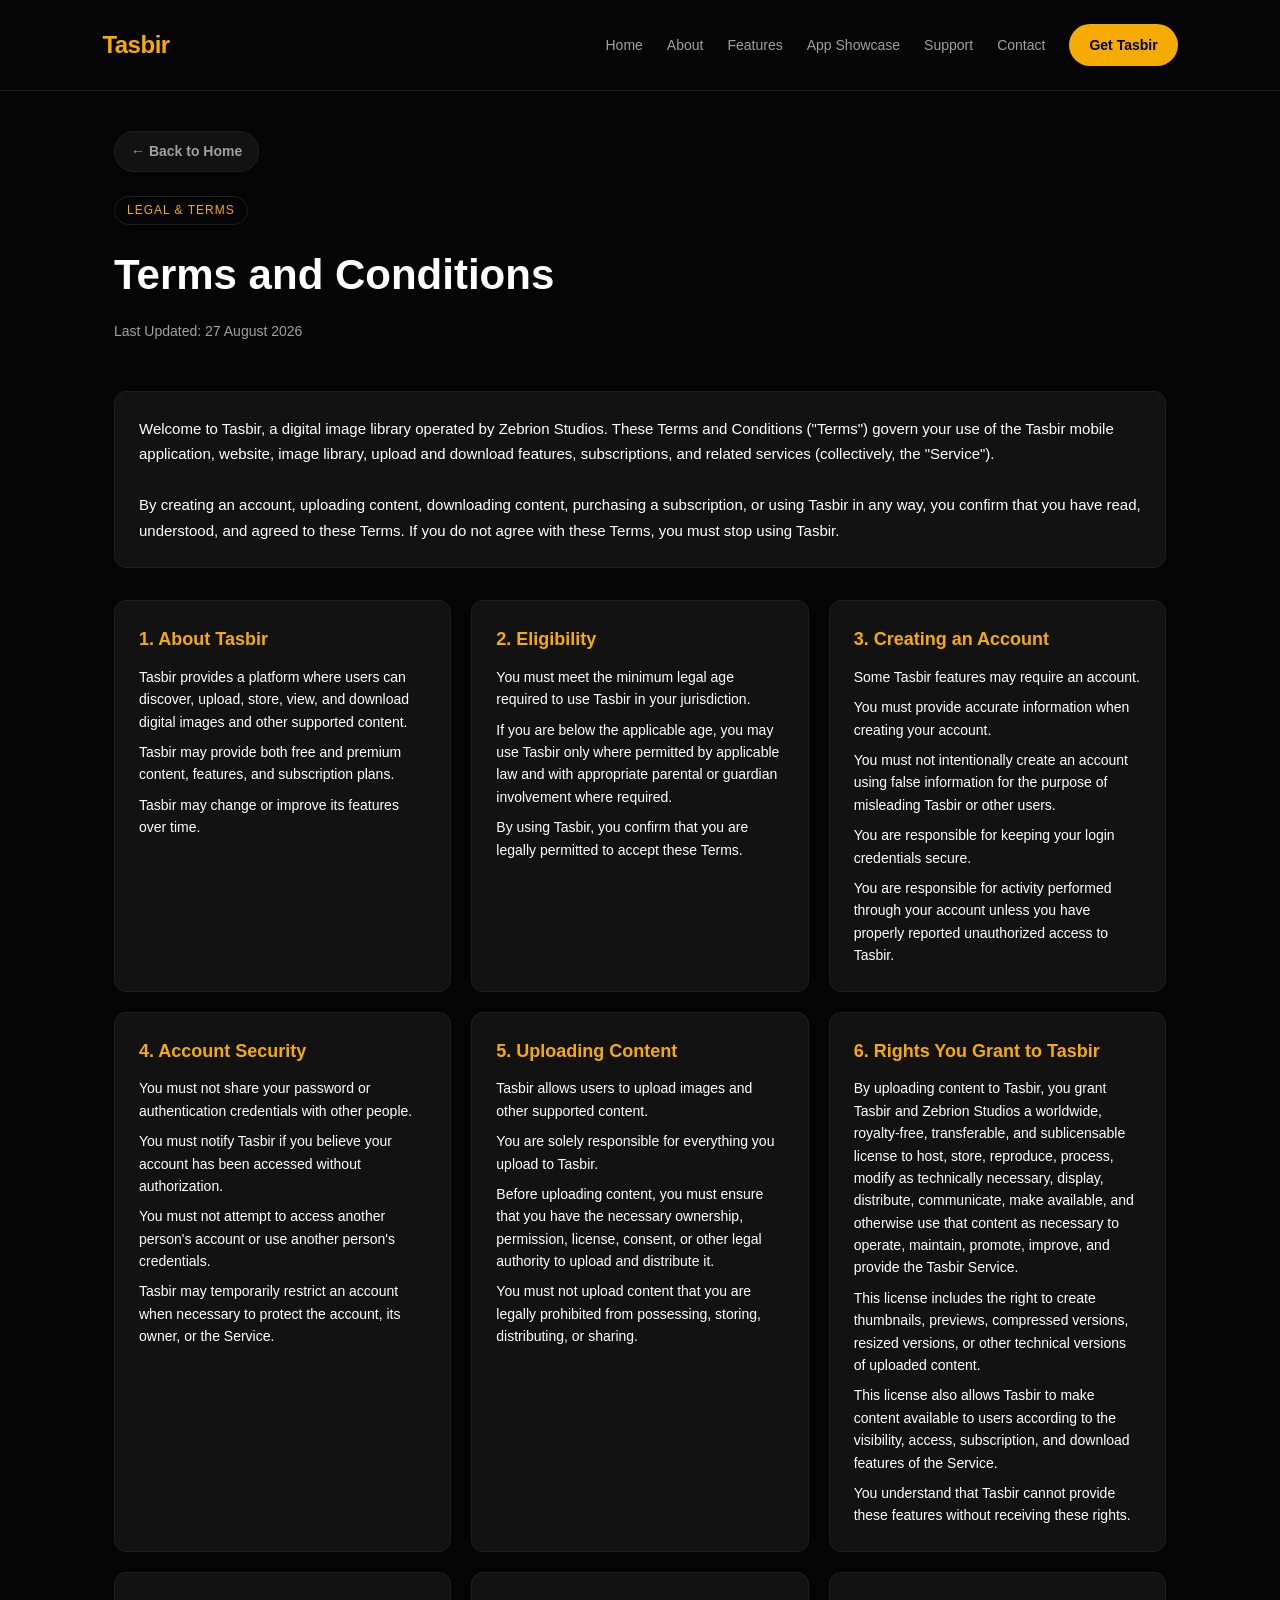
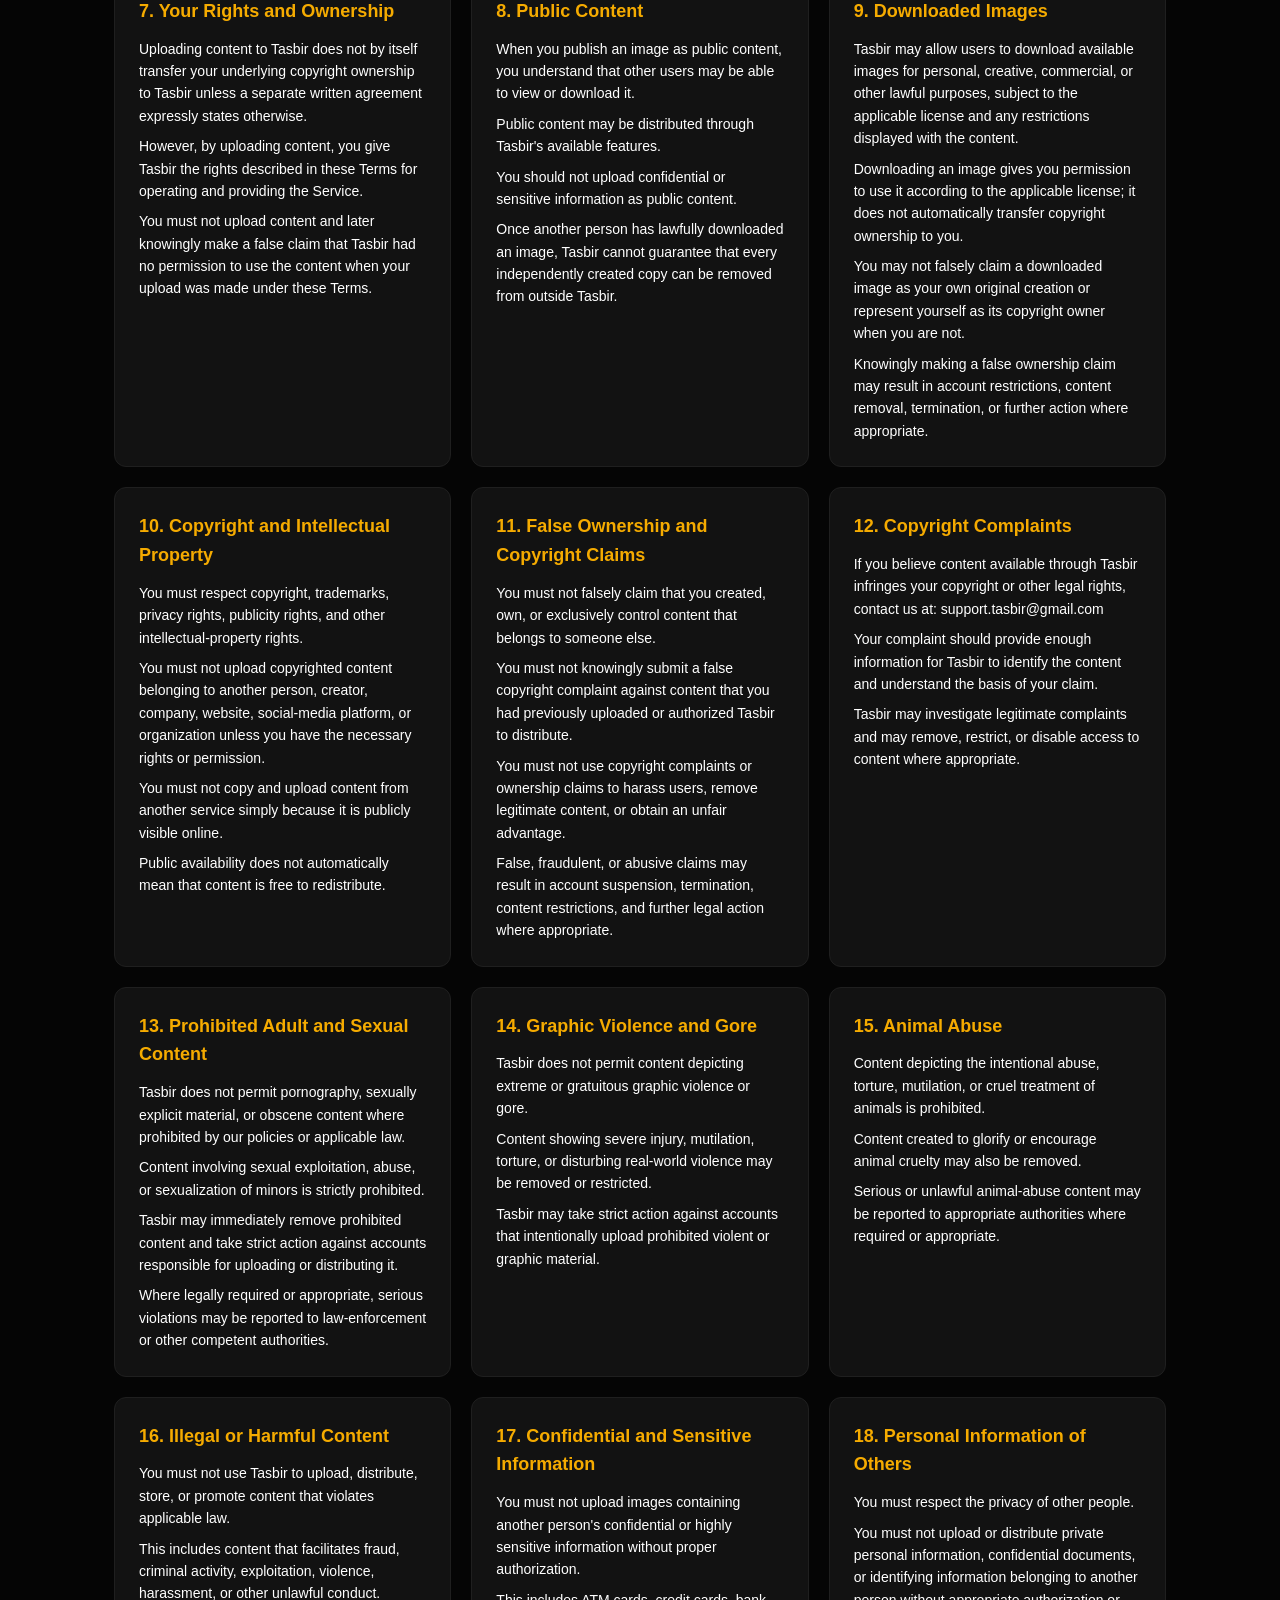
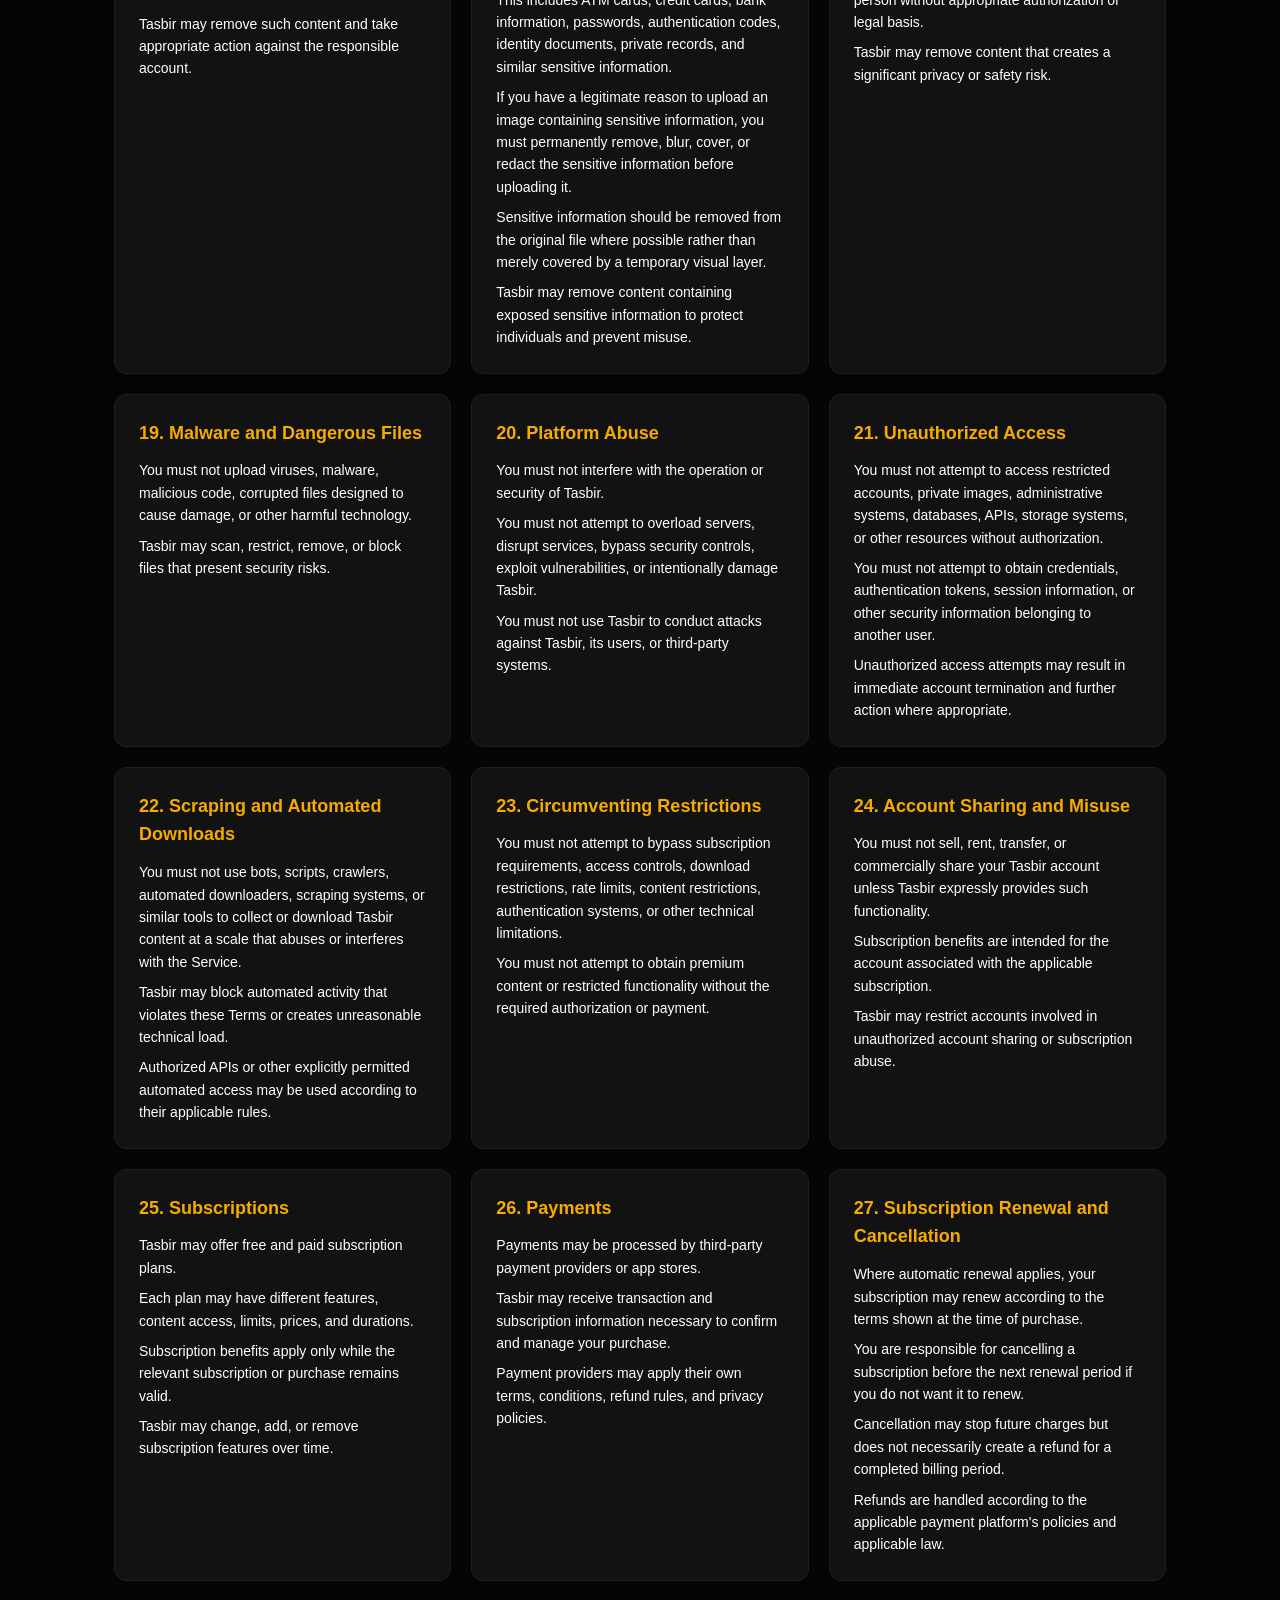
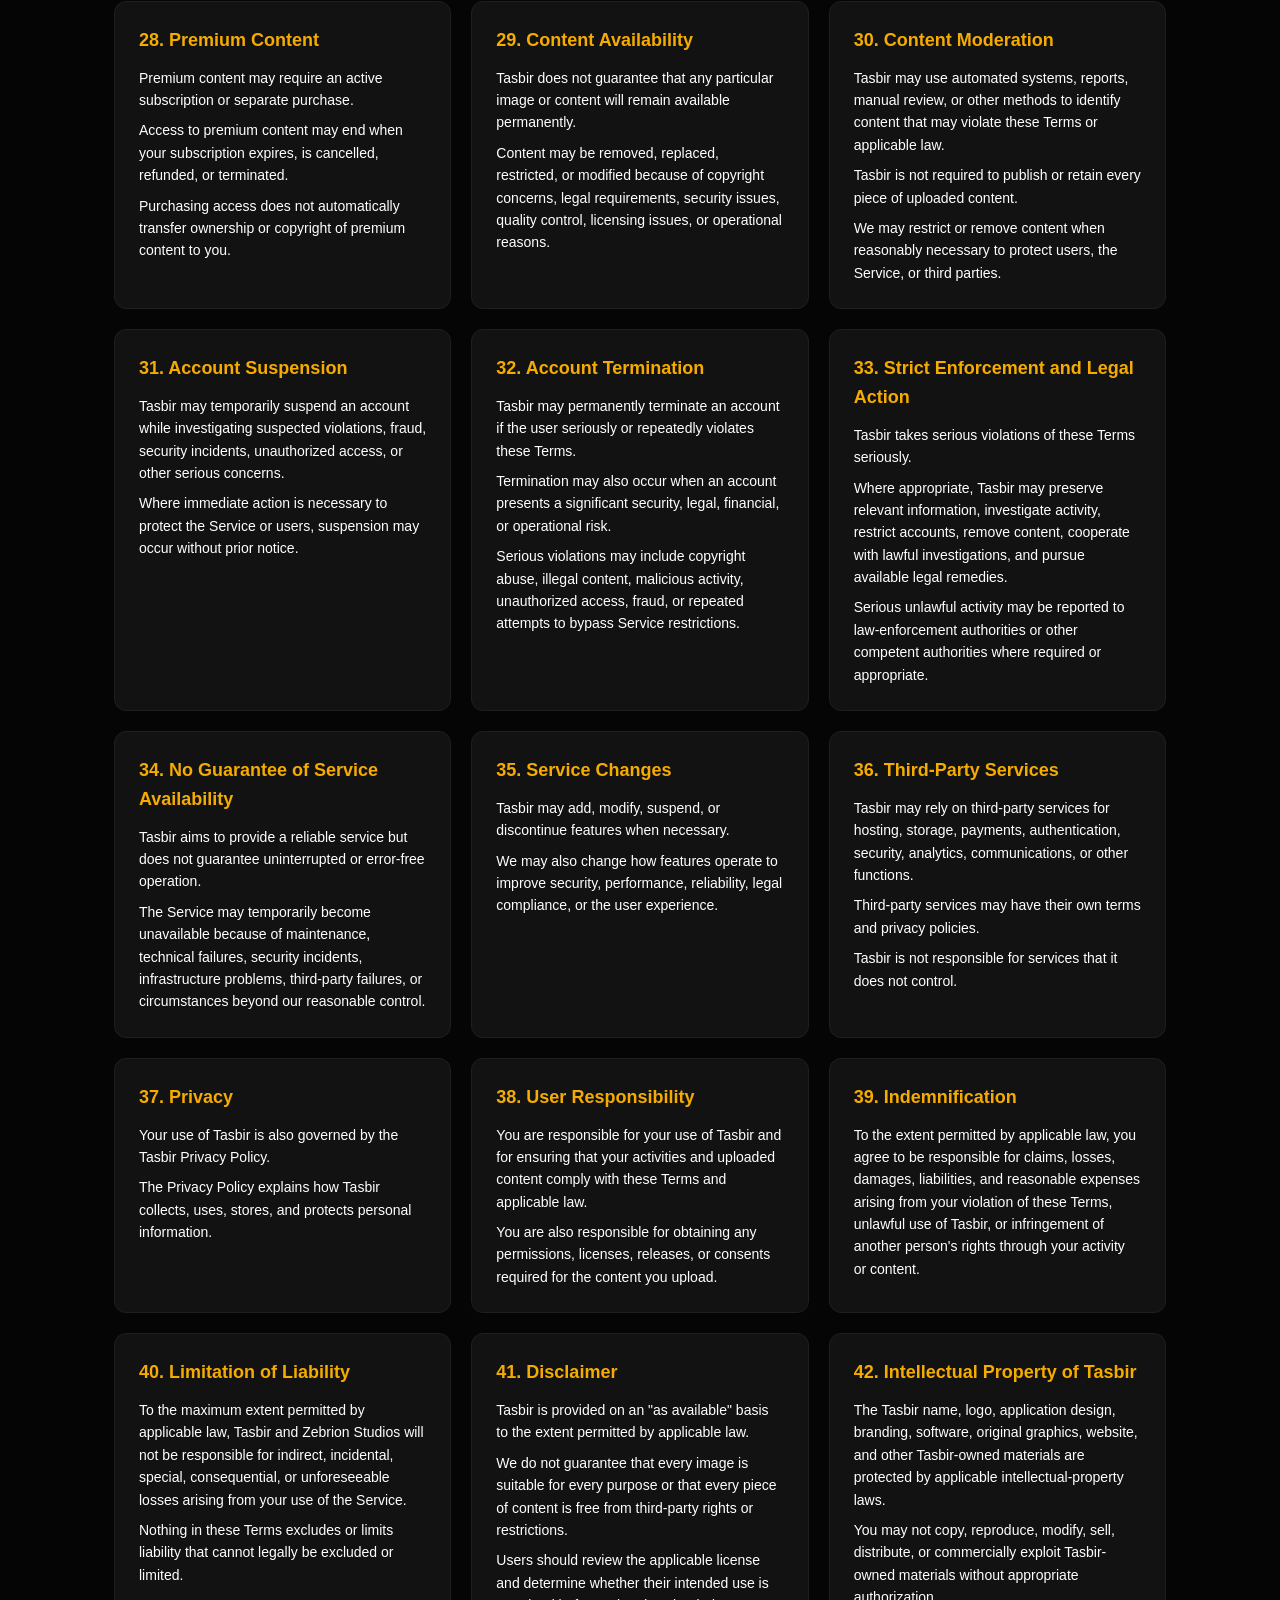
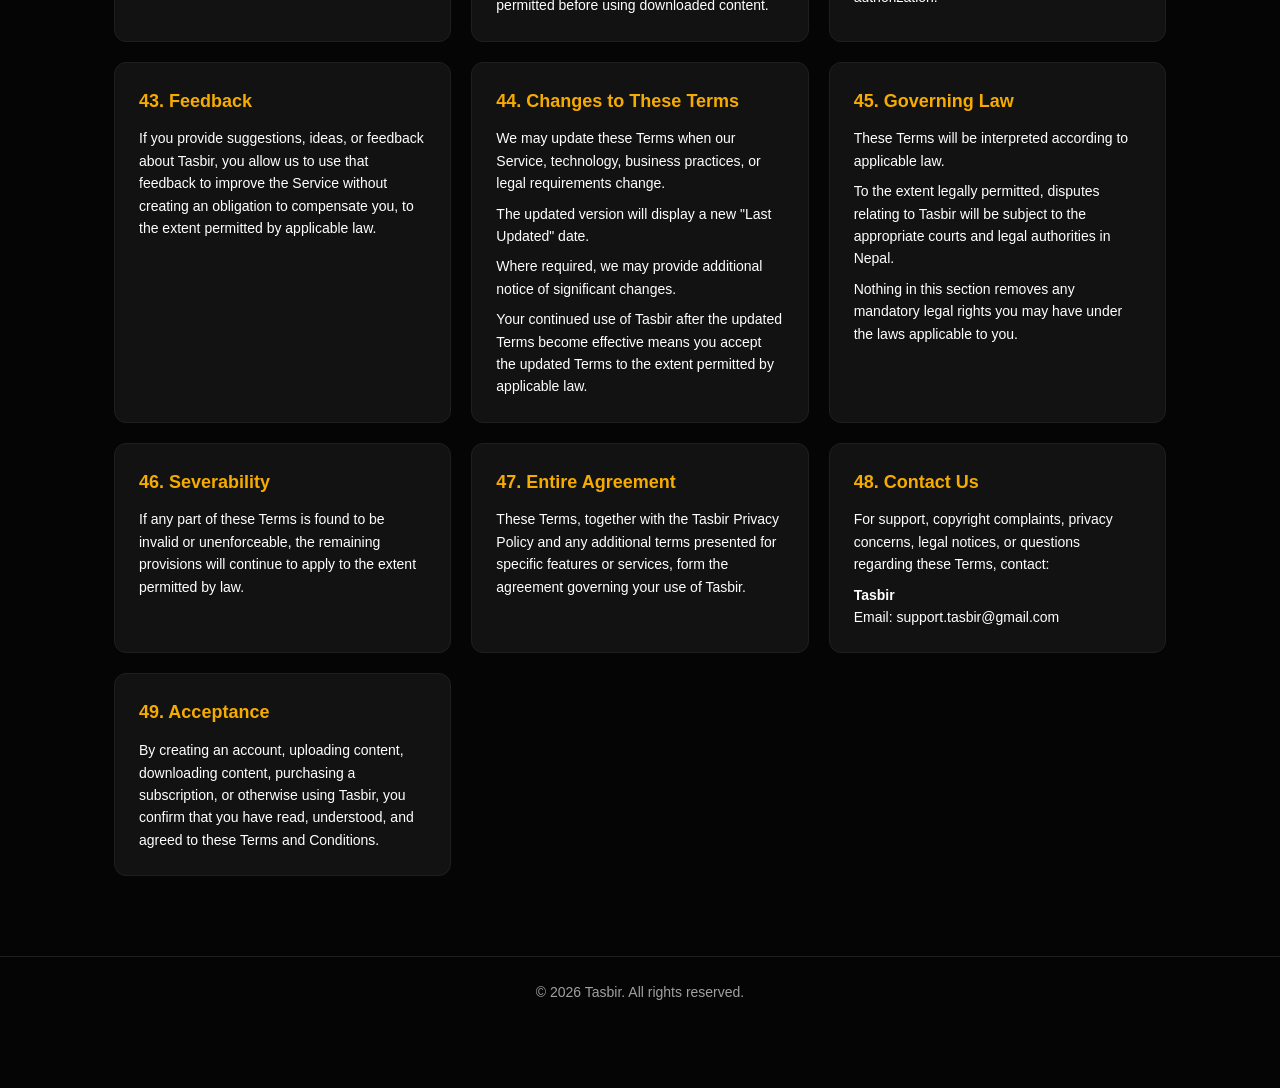
<file: terms.html>
<!DOCTYPE html>
<html lang="en">
<head>
    <meta charset="UTF-8">
    <meta name="viewport" content="width=device-width, initial-scale=1.0">
    <title>Terms and Conditions - Tasbir</title>
    <style>
        :root {
            --bg-color: #050505;
            --card-bg: #121212;
            --card-border: #1f1f1f;
            --accent-yellow: #f5ab00;
            --text-white: #ffffff;
            --text-muted: #a0a0a0;
        }

        * {
            box-sizing: border-box;
            margin: 0;
            padding: 0;
        }

        body {
            background-color: var(--bg-color);
            color: var(--text-white);
            font-family: -apple-system, BlinkMacSystemFont, "Segoe UI", Roboto, Helvetica, Arial, sans-serif;
            line-height: 1.6;
            padding-bottom: 60px;
        }

        /* Header Navigation */
        header {
            display: flex;
            justify-content: space-between;
            align-items: center;
            padding: 24px 8%;
            border-bottom: 1px solid var(--card-border);
            background-color: var(--bg-color);
            position: sticky;
            top: 0;
            z-index: 100;
        }

        .logo {
            font-size: 24px;
            font-weight: 800;
            color: var(--accent-yellow);
            text-decoration: none;
            letter-spacing: -0.5px;
        }

        nav {
            display: flex;
            gap: 24px;
            align-items: center;
        }

        nav a {
            color: var(--text-muted);
            text-decoration: none;
            font-size: 14px;
            transition: color 0.2s;
        }

        nav a:hover {
            color: var(--text-white);
        }

        .btn-yellow {
            background-color: var(--accent-yellow);
            color: #000;
            padding: 10px 20px;
            border-radius: 50px;
            font-weight: 700;
            font-size: 14px;
            text-decoration: none;
            transition: opacity 0.2s;
        }

        .btn-yellow:hover {
            opacity: 0.9;
        }

        /* Container */
        .container {
            max-width: 1100px;
            margin: 0 auto;
            padding: 40px 24px 0 24px;
        }

        /* Back Button */
        .btn-back {
            display: inline-flex;
            align-items: center;
            gap: 8px;
            color: var(--text-muted);
            text-decoration: none;
            font-size: 14px;
            font-weight: 600;
            margin-bottom: 24px;
            padding: 8px 16px;
            border-radius: 20px;
            background-color: var(--card-bg);
            border: 1px solid var(--card-border);
            transition: all 0.2s ease;
        }

        .btn-back:hover {
            color: var(--accent-yellow);
            border-color: var(--accent-yellow);
        }

        /* Page Title Header */
        .hero {
            margin-bottom: 48px;
        }

        .badge {
            display: inline-block;
            border: 1px solid var(--card-border);
            padding: 4px 12px;
            border-radius: 20px;
            font-size: 12px;
            color: var(--accent-yellow);
            text-transform: uppercase;
            letter-spacing: 1px;
            margin-bottom: 16px;
        }

        .hero h1 {
            font-size: 42px;
            font-weight: 800;
            margin-bottom: 12px;
        }

        .hero p {
            color: var(--text-muted);
            font-size: 14px;
        }

        .intro-box {
            background-color: var(--card-bg);
            border: 1px solid var(--card-border);
            border-radius: 12px;
            padding: 24px;
            margin-bottom: 32px;
            color: var(--text-white);
            font-size: 15px;
            line-height: 1.7;
        }

        /* Grid Layout for Policy Items */
        .terms-grid {
            display: grid;
            grid-template-columns: repeat(auto-fill, minmax(320px, 1fr));
            gap: 20px;
        }

        .terms-card {
            background-color: var(--card-bg);
            border: 1px solid var(--card-border);
            border-radius: 12px;
            padding: 24px;
            transition: transform 0.2s, border-color 0.2s;
        }

        .terms-card:hover {
            border-color: rgba(245, 171, 0, 0.4);
        }

        .terms-card h2 {
            color: var(--accent-yellow);
            font-size: 18px;
            font-weight: 700;
            margin-bottom: 12px;
        }

        .terms-card p {
            color: var(--text-white);
            font-size: 14px;
            line-height: 1.6;
            margin-bottom: 8px;
        }

        .terms-card p:last-child {
            margin-bottom: 0;
        }

        /* Footer */
        footer {
            margin-top: 80px;
            text-align: center;
            color: var(--text-muted);
            font-size: 14px;
            padding: 24px;
            border-top: 1px solid var(--card-border);
        }

        @media (max-width: 768px) {
            nav {
                display: none;
            }
            
            .hero h1 {
                font-size: 32px;
            }

            .terms-grid {
                grid-template-columns: 1fr;
            }
        }
    </style>
</head>
<body>

    <header>
        <a href="index.html" class="logo">Tasbir</a>
        <nav>
            <a href="index.html">Home</a>
            <a href="#">About</a>
            <a href="#">Features</a>
            <a href="#">App Showcase</a>
            <a href="#">Support</a>
            <a href="#">Contact</a>
            <a href="#" class="btn-yellow">Get Tasbir</a>
        </nav>
    </header>

    <main class="container">
        <!-- Back Button -->
        <a href="index.html" class="btn-back">
            &#8592; Back to Home
        </a>

        <section class="hero">
            <span class="badge">Legal & Terms</span>
            <h1>Terms and Conditions</h1>
            <p>Last Updated: 27 August 2026</p>
        </section>

        <div class="intro-box">
            <p>Welcome to Tasbir, a digital image library operated by Zebrion Studios. These Terms and Conditions ("Terms") govern your use of the Tasbir mobile application, website, image library, upload and download features, subscriptions, and related services (collectively, the "Service").</p>
            <br>
            <p>By creating an account, uploading content, downloading content, purchasing a subscription, or using Tasbir in any way, you confirm that you have read, understood, and agreed to these Terms. If you do not agree with these Terms, you must stop using Tasbir.</p>
        </div>

        <section class="terms-grid">
            <article class="terms-card">
                <h2>1. About Tasbir</h2>
                <p>Tasbir provides a platform where users can discover, upload, store, view, and download digital images and other supported content.</p>
                <p>Tasbir may provide both free and premium content, features, and subscription plans.</p>
                <p>Tasbir may change or improve its features over time.</p>
            </article>

            <article class="terms-card">
                <h2>2. Eligibility</h2>
                <p>You must meet the minimum legal age required to use Tasbir in your jurisdiction.</p>
                <p>If you are below the applicable age, you may use Tasbir only where permitted by applicable law and with appropriate parental or guardian involvement where required.</p>
                <p>By using Tasbir, you confirm that you are legally permitted to accept these Terms.</p>
            </article>

            <article class="terms-card">
                <h2>3. Creating an Account</h2>
                <p>Some Tasbir features may require an account.</p>
                <p>You must provide accurate information when creating your account.</p>
                <p>You must not intentionally create an account using false information for the purpose of misleading Tasbir or other users.</p>
                <p>You are responsible for keeping your login credentials secure.</p>
                <p>You are responsible for activity performed through your account unless you have properly reported unauthorized access to Tasbir.</p>
            </article>

            <article class="terms-card">
                <h2>4. Account Security</h2>
                <p>You must not share your password or authentication credentials with other people.</p>
                <p>You must notify Tasbir if you believe your account has been accessed without authorization.</p>
                <p>You must not attempt to access another person's account or use another person's credentials.</p>
                <p>Tasbir may temporarily restrict an account when necessary to protect the account, its owner, or the Service.</p>
            </article>

            <article class="terms-card">
                <h2>5. Uploading Content</h2>
                <p>Tasbir allows users to upload images and other supported content.</p>
                <p>You are solely responsible for everything you upload to Tasbir.</p>
                <p>Before uploading content, you must ensure that you have the necessary ownership, permission, license, consent, or other legal authority to upload and distribute it.</p>
                <p>You must not upload content that you are legally prohibited from possessing, storing, distributing, or sharing.</p>
            </article>

            <article class="terms-card">
                <h2>6. Rights You Grant to Tasbir</h2>
                <p>By uploading content to Tasbir, you grant Tasbir and Zebrion Studios a worldwide, royalty-free, transferable, and sublicensable license to host, store, reproduce, process, modify as technically necessary, display, distribute, communicate, make available, and otherwise use that content as necessary to operate, maintain, promote, improve, and provide the Tasbir Service.</p>
                <p>This license includes the right to create thumbnails, previews, compressed versions, resized versions, or other technical versions of uploaded content.</p>
                <p>This license also allows Tasbir to make content available to users according to the visibility, access, subscription, and download features of the Service.</p>
                <p>You understand that Tasbir cannot provide these features without receiving these rights.</p>
            </article>

            <article class="terms-card">
                <h2>7. Your Rights and Ownership</h2>
                <p>Uploading content to Tasbir does not by itself transfer your underlying copyright ownership to Tasbir unless a separate written agreement expressly states otherwise.</p>
                <p>However, by uploading content, you give Tasbir the rights described in these Terms for operating and providing the Service.</p>
                <p>You must not upload content and later knowingly make a false claim that Tasbir had no permission to use the content when your upload was made under these Terms.</p>
            </article>

            <article class="terms-card">
                <h2>8. Public Content</h2>
                <p>When you publish an image as public content, you understand that other users may be able to view or download it.</p>
                <p>Public content may be distributed through Tasbir's available features.</p>
                <p>You should not upload confidential or sensitive information as public content.</p>
                <p>Once another person has lawfully downloaded an image, Tasbir cannot guarantee that every independently created copy can be removed from outside Tasbir.</p>
            </article>

            <article class="terms-card">
                <h2>9. Downloaded Images</h2>
                <p>Tasbir may allow users to download available images for personal, creative, commercial, or other lawful purposes, subject to the applicable license and any restrictions displayed with the content.</p>
                <p>Downloading an image gives you permission to use it according to the applicable license; it does not automatically transfer copyright ownership to you.</p>
                <p>You may not falsely claim a downloaded image as your own original creation or represent yourself as its copyright owner when you are not.</p>
                <p>Knowingly making a false ownership claim may result in account restrictions, content removal, termination, or further action where appropriate.</p>
            </article>

            <article class="terms-card">
                <h2>10. Copyright and Intellectual Property</h2>
                <p>You must respect copyright, trademarks, privacy rights, publicity rights, and other intellectual-property rights.</p>
                <p>You must not upload copyrighted content belonging to another person, creator, company, website, social-media platform, or organization unless you have the necessary rights or permission.</p>
                <p>You must not copy and upload content from another service simply because it is publicly visible online.</p>
                <p>Public availability does not automatically mean that content is free to redistribute.</p>
            </article>

            <article class="terms-card">
                <h2>11. False Ownership and Copyright Claims</h2>
                <p>You must not falsely claim that you created, own, or exclusively control content that belongs to someone else.</p>
                <p>You must not knowingly submit a false copyright complaint against content that you had previously uploaded or authorized Tasbir to distribute.</p>
                <p>You must not use copyright complaints or ownership claims to harass users, remove legitimate content, or obtain an unfair advantage.</p>
                <p>False, fraudulent, or abusive claims may result in account suspension, termination, content restrictions, and further legal action where appropriate.</p>
            </article>

            <article class="terms-card">
                <h2>12. Copyright Complaints</h2>
                <p>If you believe content available through Tasbir infringes your copyright or other legal rights, contact us at: support.tasbir@gmail.com</p>
                <p>Your complaint should provide enough information for Tasbir to identify the content and understand the basis of your claim.</p>
                <p>Tasbir may investigate legitimate complaints and may remove, restrict, or disable access to content where appropriate.</p>
            </article>

            <article class="terms-card">
                <h2>13. Prohibited Adult and Sexual Content</h2>
                <p>Tasbir does not permit pornography, sexually explicit material, or obscene content where prohibited by our policies or applicable law.</p>
                <p>Content involving sexual exploitation, abuse, or sexualization of minors is strictly prohibited.</p>
                <p>Tasbir may immediately remove prohibited content and take strict action against accounts responsible for uploading or distributing it.</p>
                <p>Where legally required or appropriate, serious violations may be reported to law-enforcement or other competent authorities.</p>
            </article>

            <article class="terms-card">
                <h2>14. Graphic Violence and Gore</h2>
                <p>Tasbir does not permit content depicting extreme or gratuitous graphic violence or gore.</p>
                <p>Content showing severe injury, mutilation, torture, or disturbing real-world violence may be removed or restricted.</p>
                <p>Tasbir may take strict action against accounts that intentionally upload prohibited violent or graphic material.</p>
            </article>

            <article class="terms-card">
                <h2>15. Animal Abuse</h2>
                <p>Content depicting the intentional abuse, torture, mutilation, or cruel treatment of animals is prohibited.</p>
                <p>Content created to glorify or encourage animal cruelty may also be removed.</p>
                <p>Serious or unlawful animal-abuse content may be reported to appropriate authorities where required or appropriate.</p>
            </article>

            <article class="terms-card">
                <h2>16. Illegal or Harmful Content</h2>
                <p>You must not use Tasbir to upload, distribute, store, or promote content that violates applicable law.</p>
                <p>This includes content that facilitates fraud, criminal activity, exploitation, violence, harassment, or other unlawful conduct.</p>
                <p>Tasbir may remove such content and take appropriate action against the responsible account.</p>
            </article>

            <article class="terms-card">
                <h2>17. Confidential and Sensitive Information</h2>
                <p>You must not upload images containing another person's confidential or highly sensitive information without proper authorization.</p>
                <p>This includes ATM cards, credit cards, bank information, passwords, authentication codes, identity documents, private records, and similar sensitive information.</p>
                <p>If you have a legitimate reason to upload an image containing sensitive information, you must permanently remove, blur, cover, or redact the sensitive information before uploading it.</p>
                <p>Sensitive information should be removed from the original file where possible rather than merely covered by a temporary visual layer.</p>
                <p>Tasbir may remove content containing exposed sensitive information to protect individuals and prevent misuse.</p>
            </article>

            <article class="terms-card">
                <h2>18. Personal Information of Others</h2>
                <p>You must respect the privacy of other people.</p>
                <p>You must not upload or distribute private personal information, confidential documents, or identifying information belonging to another person without appropriate authorization or legal basis.</p>
                <p>Tasbir may remove content that creates a significant privacy or safety risk.</p>
            </article>

            <article class="terms-card">
                <h2>19. Malware and Dangerous Files</h2>
                <p>You must not upload viruses, malware, malicious code, corrupted files designed to cause damage, or other harmful technology.</p>
                <p>Tasbir may scan, restrict, remove, or block files that present security risks.</p>
            </article>

            <article class="terms-card">
                <h2>20. Platform Abuse</h2>
                <p>You must not interfere with the operation or security of Tasbir.</p>
                <p>You must not attempt to overload servers, disrupt services, bypass security controls, exploit vulnerabilities, or intentionally damage Tasbir.</p>
                <p>You must not use Tasbir to conduct attacks against Tasbir, its users, or third-party systems.</p>
            </article>

            <article class="terms-card">
                <h2>21. Unauthorized Access</h2>
                <p>You must not attempt to access restricted accounts, private images, administrative systems, databases, APIs, storage systems, or other resources without authorization.</p>
                <p>You must not attempt to obtain credentials, authentication tokens, session information, or other security information belonging to another user.</p>
                <p>Unauthorized access attempts may result in immediate account termination and further action where appropriate.</p>
            </article>

            <article class="terms-card">
                <h2>22. Scraping and Automated Downloads</h2>
                <p>You must not use bots, scripts, crawlers, automated downloaders, scraping systems, or similar tools to collect or download Tasbir content at a scale that abuses or interferes with the Service.</p>
                <p>Tasbir may block automated activity that violates these Terms or creates unreasonable technical load.</p>
                <p>Authorized APIs or other explicitly permitted automated access may be used according to their applicable rules.</p>
            </article>

            <article class="terms-card">
                <h2>23. Circumventing Restrictions</h2>
                <p>You must not attempt to bypass subscription requirements, access controls, download restrictions, rate limits, content restrictions, authentication systems, or other technical limitations.</p>
                <p>You must not attempt to obtain premium content or restricted functionality without the required authorization or payment.</p>
            </article>

            <article class="terms-card">
                <h2>24. Account Sharing and Misuse</h2>
                <p>You must not sell, rent, transfer, or commercially share your Tasbir account unless Tasbir expressly provides such functionality.</p>
                <p>Subscription benefits are intended for the account associated with the applicable subscription.</p>
                <p>Tasbir may restrict accounts involved in unauthorized account sharing or subscription abuse.</p>
            </article>

            <article class="terms-card">
                <h2>25. Subscriptions</h2>
                <p>Tasbir may offer free and paid subscription plans.</p>
                <p>Each plan may have different features, content access, limits, prices, and durations.</p>
                <p>Subscription benefits apply only while the relevant subscription or purchase remains valid.</p>
                <p>Tasbir may change, add, or remove subscription features over time.</p>
            </article>

            <article class="terms-card">
                <h2>26. Payments</h2>
                <p>Payments may be processed by third-party payment providers or app stores.</p>
                <p>Tasbir may receive transaction and subscription information necessary to confirm and manage your purchase.</p>
                <p>Payment providers may apply their own terms, conditions, refund rules, and privacy policies.</p>
            </article>

            <article class="terms-card">
                <h2>27. Subscription Renewal and Cancellation</h2>
                <p>Where automatic renewal applies, your subscription may renew according to the terms shown at the time of purchase.</p>
                <p>You are responsible for cancelling a subscription before the next renewal period if you do not want it to renew.</p>
                <p>Cancellation may stop future charges but does not necessarily create a refund for a completed billing period.</p>
                <p>Refunds are handled according to the applicable payment platform's policies and applicable law.</p>
            </article>

            <article class="terms-card">
                <h2>28. Premium Content</h2>
                <p>Premium content may require an active subscription or separate purchase.</p>
                <p>Access to premium content may end when your subscription expires, is cancelled, refunded, or terminated.</p>
                <p>Purchasing access does not automatically transfer ownership or copyright of premium content to you.</p>
            </article>

            <article class="terms-card">
                <h2>29. Content Availability</h2>
                <p>Tasbir does not guarantee that any particular image or content will remain available permanently.</p>
                <p>Content may be removed, replaced, restricted, or modified because of copyright concerns, legal requirements, security issues, quality control, licensing issues, or operational reasons.</p>
            </article>

            <article class="terms-card">
                <h2>30. Content Moderation</h2>
                <p>Tasbir may use automated systems, reports, manual review, or other methods to identify content that may violate these Terms or applicable law.</p>
                <p>Tasbir is not required to publish or retain every piece of uploaded content.</p>
                <p>We may restrict or remove content when reasonably necessary to protect users, the Service, or third parties.</p>
            </article>

            <article class="terms-card">
                <h2>31. Account Suspension</h2>
                <p>Tasbir may temporarily suspend an account while investigating suspected violations, fraud, security incidents, unauthorized access, or other serious concerns.</p>
                <p>Where immediate action is necessary to protect the Service or users, suspension may occur without prior notice.</p>
            </article>

            <article class="terms-card">
                <h2>32. Account Termination</h2>
                <p>Tasbir may permanently terminate an account if the user seriously or repeatedly violates these Terms.</p>
                <p>Termination may also occur when an account presents a significant security, legal, financial, or operational risk.</p>
                <p>Serious violations may include copyright abuse, illegal content, malicious activity, unauthorized access, fraud, or repeated attempts to bypass Service restrictions.</p>
            </article>

            <article class="terms-card">
                <h2>33. Strict Enforcement and Legal Action</h2>
                <p>Tasbir takes serious violations of these Terms seriously.</p>
                <p>Where appropriate, Tasbir may preserve relevant information, investigate activity, restrict accounts, remove content, cooperate with lawful investigations, and pursue available legal remedies.</p>
                <p>Serious unlawful activity may be reported to law-enforcement authorities or other competent authorities where required or appropriate.</p>
            </article>

            <article class="terms-card">
                <h2>34. No Guarantee of Service Availability</h2>
                <p>Tasbir aims to provide a reliable service but does not guarantee uninterrupted or error-free operation.</p>
                <p>The Service may temporarily become unavailable because of maintenance, technical failures, security incidents, infrastructure problems, third-party failures, or circumstances beyond our reasonable control.</p>
            </article>

            <article class="terms-card">
                <h2>35. Service Changes</h2>
                <p>Tasbir may add, modify, suspend, or discontinue features when necessary.</p>
                <p>We may also change how features operate to improve security, performance, reliability, legal compliance, or the user experience.</p>
            </article>

            <article class="terms-card">
                <h2>36. Third-Party Services</h2>
                <p>Tasbir may rely on third-party services for hosting, storage, payments, authentication, security, analytics, communications, or other functions.</p>
                <p>Third-party services may have their own terms and privacy policies.</p>
                <p>Tasbir is not responsible for services that it does not control.</p>
            </article>

            <article class="terms-card">
                <h2>37. Privacy</h2>
                <p>Your use of Tasbir is also governed by the Tasbir Privacy Policy.</p>
                <p>The Privacy Policy explains how Tasbir collects, uses, stores, and protects personal information.</p>
            </article>

            <article class="terms-card">
                <h2>38. User Responsibility</h2>
                <p>You are responsible for your use of Tasbir and for ensuring that your activities and uploaded content comply with these Terms and applicable law.</p>
                <p>You are also responsible for obtaining any permissions, licenses, releases, or consents required for the content you upload.</p>
            </article>

            <article class="terms-card">
                <h2>39. Indemnification</h2>
                <p>To the extent permitted by applicable law, you agree to be responsible for claims, losses, damages, liabilities, and reasonable expenses arising from your violation of these Terms, unlawful use of Tasbir, or infringement of another person's rights through your activity or content.</p>
            </article>

            <article class="terms-card">
                <h2>40. Limitation of Liability</h2>
                <p>To the maximum extent permitted by applicable law, Tasbir and Zebrion Studios will not be responsible for indirect, incidental, special, consequential, or unforeseeable losses arising from your use of the Service.</p>
                <p>Nothing in these Terms excludes or limits liability that cannot legally be excluded or limited.</p>
            </article>

            <article class="terms-card">
                <h2>41. Disclaimer</h2>
                <p>Tasbir is provided on an "as available" basis to the extent permitted by applicable law.</p>
                <p>We do not guarantee that every image is suitable for every purpose or that every piece of content is free from third-party rights or restrictions.</p>
                <p>Users should review the applicable license and determine whether their intended use is permitted before using downloaded content.</p>
            </article>

            <article class="terms-card">
                <h2>42. Intellectual Property of Tasbir</h2>
                <p>The Tasbir name, logo, application design, branding, software, original graphics, website, and other Tasbir-owned materials are protected by applicable intellectual-property laws.</p>
                <p>You may not copy, reproduce, modify, sell, distribute, or commercially exploit Tasbir-owned materials without appropriate authorization.</p>
            </article>

            <article class="terms-card">
                <h2>43. Feedback</h2>
                <p>If you provide suggestions, ideas, or feedback about Tasbir, you allow us to use that feedback to improve the Service without creating an obligation to compensate you, to the extent permitted by applicable law.</p>
            </article>

            <article class="terms-card">
                <h2>44. Changes to These Terms</h2>
                <p>We may update these Terms when our Service, technology, business practices, or legal requirements change.</p>
                <p>The updated version will display a new "Last Updated" date.</p>
                <p>Where required, we may provide additional notice of significant changes.</p>
                <p>Your continued use of Tasbir after the updated Terms become effective means you accept the updated Terms to the extent permitted by applicable law.</p>
            </article>

            <article class="terms-card">
                <h2>45. Governing Law</h2>
                <p>These Terms will be interpreted according to applicable law.</p>
                <p>To the extent legally permitted, disputes relating to Tasbir will be subject to the appropriate courts and legal authorities in Nepal.</p>
                <p>Nothing in this section removes any mandatory legal rights you may have under the laws applicable to you.</p>
            </article>

            <article class="terms-card">
                <h2>46. Severability</h2>
                <p>If any part of these Terms is found to be invalid or unenforceable, the remaining provisions will continue to apply to the extent permitted by law.</p>
            </article>

            <article class="terms-card">
                <h2>47. Entire Agreement</h2>
                <p>These Terms, together with the Tasbir Privacy Policy and any additional terms presented for specific features or services, form the agreement governing your use of Tasbir.</p>
            </article>

            <article class="terms-card">
                <h2>48. Contact Us</h2>
                <p>For support, copyright complaints, privacy concerns, legal notices, or questions regarding these Terms, contact:</p>
                <p><strong>Tasbir</strong><br>Email: support.tasbir@gmail.com</p>
            </article>

            <article class="terms-card">
                <h2>49. Acceptance</h2>
                <p>By creating an account, uploading content, downloading content, purchasing a subscription, or otherwise using Tasbir, you confirm that you have read, understood, and agreed to these Terms and Conditions.</p>
            </article>
        </section>
    </main>

    <footer>
        <p>&copy; 2026 Tasbir. All rights reserved.</p>
    </footer>

</body>
</html>
</file>
